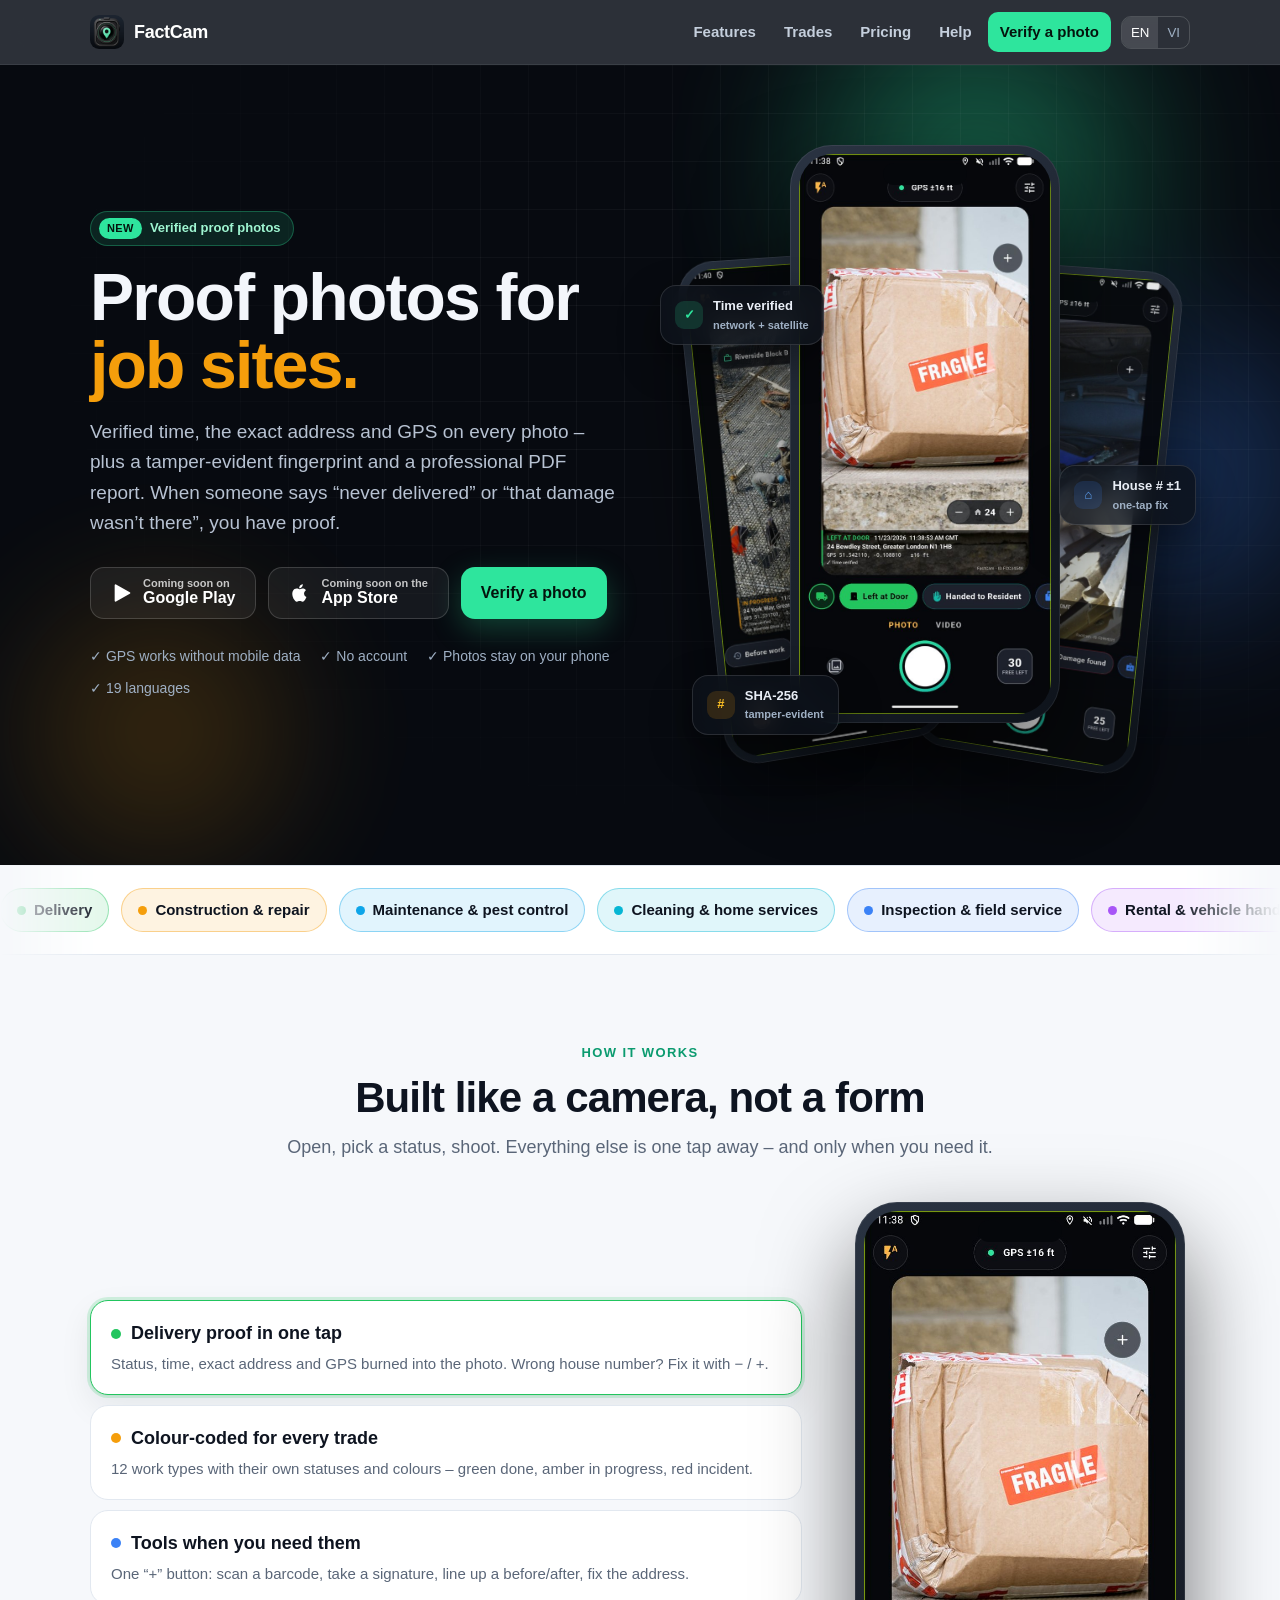
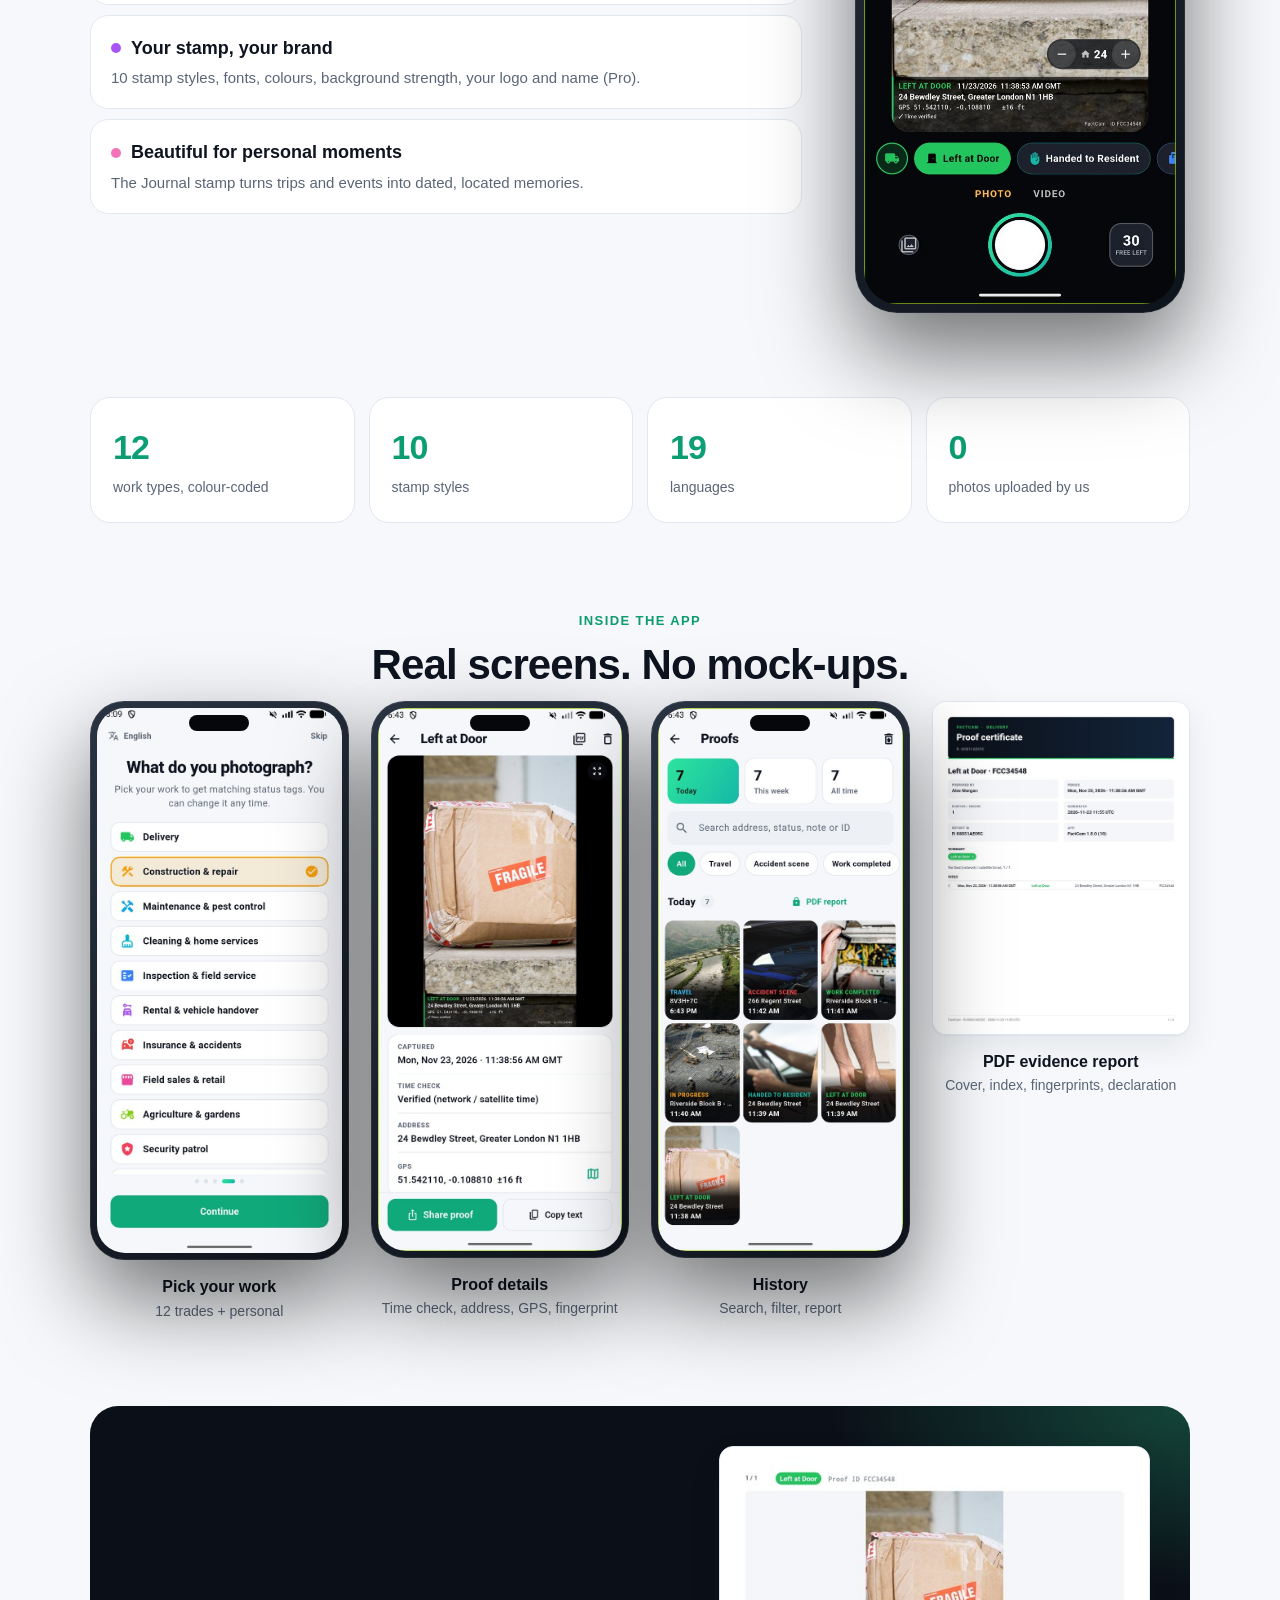
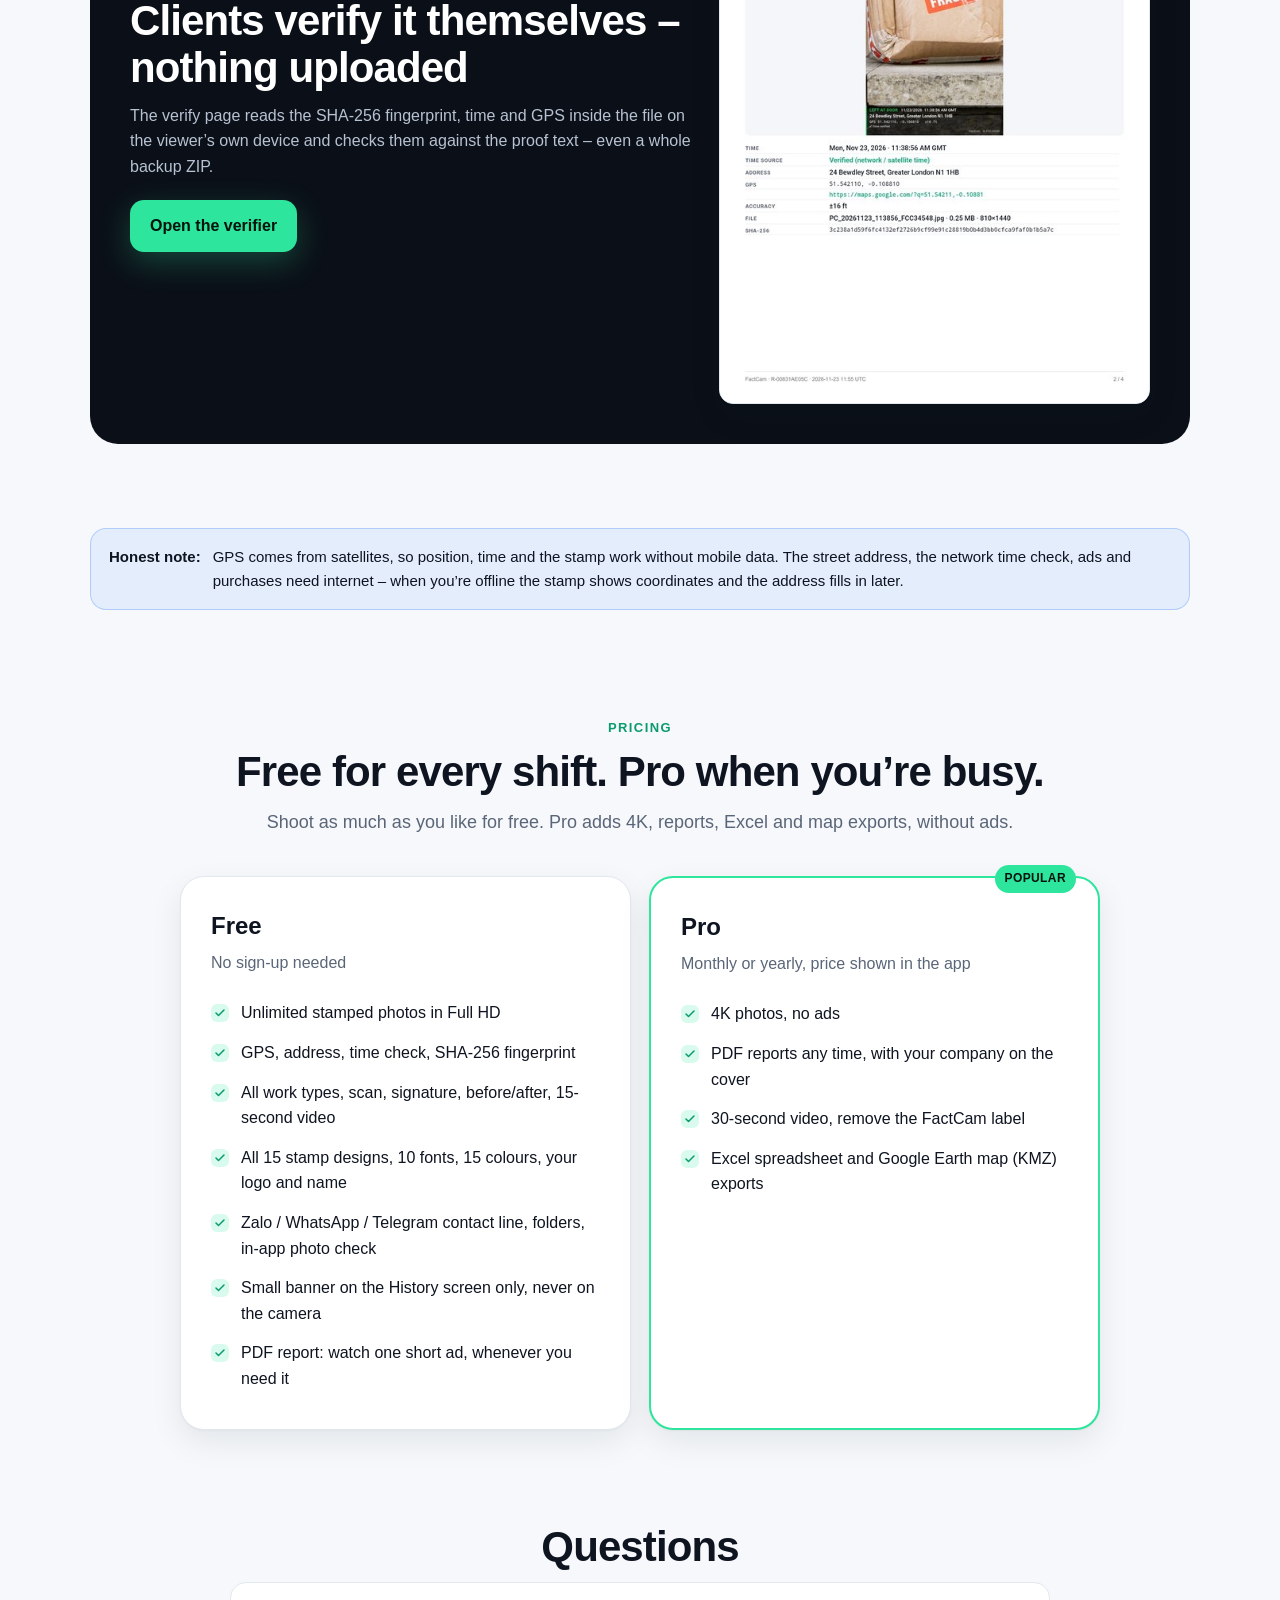
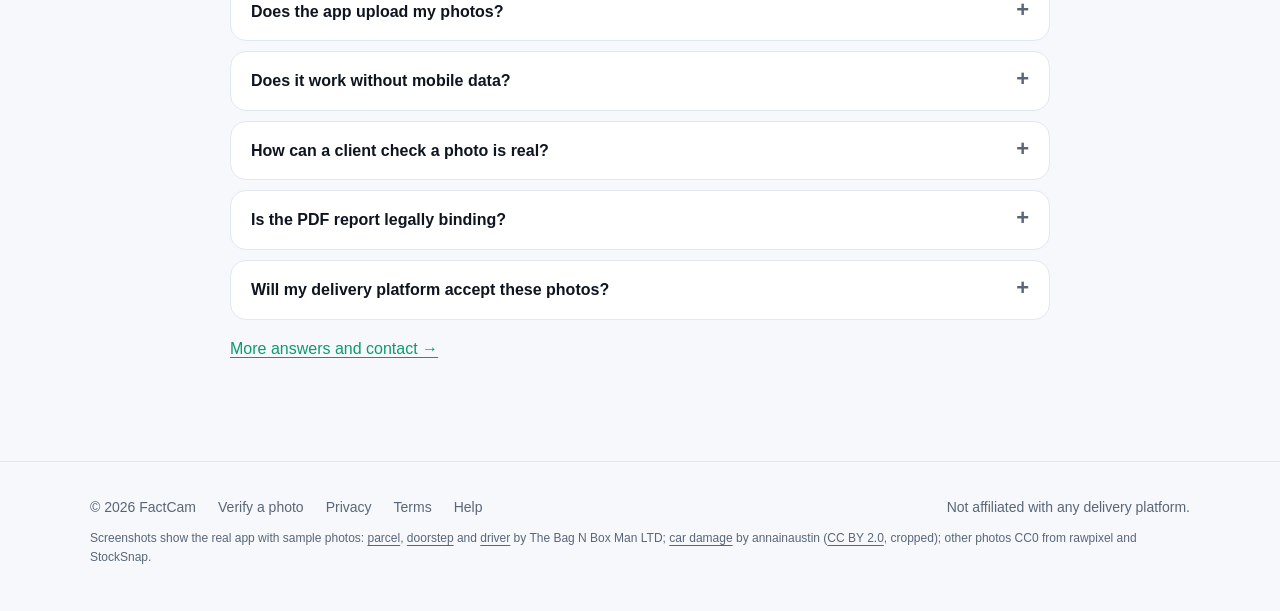
<file: index.html>
<!doctype html>
<html lang="en">
<head>
<meta charset="utf-8">
<meta name="viewport" content="width=device-width, initial-scale=1">
<title>FactCam – Verified Proof Photo Camera</title>
<meta name="description" content="Stamp every photo with verified time, exact address and GPS, plus a tamper-evident fingerprint. For deliveries, trades, inspections, patrols and personal moments. No account; photos stay on your phone.">
<meta property="og:title" content="FactCam – Verified Proof Photo Camera">
<meta property="og:description" content="Verified time, address and GPS on every photo. Professional PDF reports. Anyone can verify a photo in their browser.">
<meta property="og:image" content="assets/app-construction.jpg">
<meta name="theme-color" content="#070a10">
<link rel="icon" href="assets/favicon.png">
<link rel="apple-touch-icon" href="assets/apple-touch-icon.png">
<link rel="stylesheet" href="assets/style.css">
<link rel="stylesheet" href="assets/motion.css">
<script>document.documentElement.classList.add('js')</script>
<script src="assets/site.js" defer></script>
</head>
<body>
<header class="top">
  <div class="wrap">
    <a class="logo" href="./"><img src="assets/icon.png" alt="">FactCam</a>
    <nav class="nav">
      <a class="hide-sm" href="#how" data-i18n="nav.features">Features</a>
      <a class="hide-sm" href="#trades" data-i18n="nav.trades">Trades</a>
      <a class="hide-sm" href="#pricing" data-i18n="nav.pricing">Pricing</a>
      <a href="support/" data-i18n="nav.help">Help</a>
      <a class="cta" href="verify/" data-i18n="nav.verify">Verify a photo</a>
      <span class="lang" role="group" aria-label="Language"><button data-lang="en" aria-pressed="true">EN</button><button data-lang="vi" aria-pressed="false">VI</button></span>
    </nav>
  </div>
</header>

<main>
  <section class="hero2" style="padding:0">
    <div class="aurora" aria-hidden="true"><span></span><span></span><span></span></div>
    <div class="grid-bg" aria-hidden="true"></div>
    <div class="wrap">
      <div class="reveal">
        <span class="pill"><b>NEW</b><span data-i18n="hero.pill">Verified proof photos</span></span>
        <h1><span data-i18n="h2.a">Proof photos for</span><br>
          <span class="rotator" aria-live="polite">
            <b class="on" style="color:#2ee59d" data-i18n="r1">deliveries.</b>
            <b style="color:#f59e0b" data-i18n="r2">job sites.</b>
            <b style="color:#3b82f6" data-i18n="r3">inspections.</b>
            <b style="color:#f43f5e" data-i18n="r4">patrols.</b>
            <b style="color:#a855f7" data-i18n="r5">car rentals.</b>
            <b style="color:#f472b6" data-i18n="r6">your journeys.</b>
          </span>
        </h1>
        <p class="lead" data-i18n="hero.lead2">Verified time, the exact address and GPS on every photo – plus a tamper-evident fingerprint and a professional PDF report. When someone says “never delivered” or “that damage wasn’t there”, you have proof.</p>
        <div class="actions">
          <span class="btn ghost store"><svg class="i" viewBox="0 0 24 24" fill="currentColor"><path d="M4 3.5v17a1 1 0 0 0 1.5.9l15-8.5a1 1 0 0 0 0-1.8l-15-8.5A1 1 0 0 0 4 3.5Z"/></svg><span><small data-i18n="hero.play">Coming soon on</small>Google Play</span></span>
          <span class="btn ghost store"><svg class="i" viewBox="0 0 24 24" fill="currentColor"><path d="M16.4 12.6c0-2.4 2-3.6 2.1-3.7-1.1-1.7-2.9-1.9-3.5-1.9-1.5-.2-2.9.9-3.6.9-.8 0-1.900-.9-3.1-.8-1.6 0-3.1.9-3.9 2.4-1.7 2.9-.4 7.2 1.2 9.6.8 1.2 1.7 2.5 3 2.4 1.2 0 1.6-.8 3.1-.8s1.8.8 3.1.8c1.3 0 2.1-1.2 2.9-2.4.9-1.3 1.3-2.6 1.3-2.7 0 0-2.6-1-2.6-3.8ZM14 5.4c.7-.8 1.1-1.9 1-3-1 0-2.1.7-2.8 1.5-.6.7-1.2 1.8-1 2.9 1.1.1 2.1-.6 2.8-1.4Z"/></svg><span><small data-i18n="hero.ios">Coming soon on the</small>App Store</span></span>
          <a class="btn primary" href="verify/" data-i18n="hero.verify">Verify a photo</a>
        </div>
        <div class="trust">
          <span data-i18n="trust2.gps">✓ GPS works without mobile data</span>
          <span data-i18n="trust2.account">✓ No account</span>
          <span data-i18n="trust2.private">✓ Photos stay on your phone</span>
          <span data-i18n="trust2.lang">✓ 19 languages</span>
        </div>
      </div>
      <div class="stack reveal d2" aria-hidden="true">
        <div class="device d2"><img src="assets/app-construction.jpg" alt="" width="600" height="1333"></div>
        <div class="device d3"><img src="assets/app-insurance.jpg" alt="" width="600" height="1333"></div>
        <div class="device d1"><img src="assets/app-delivery.jpg" alt="" width="600" height="1333"></div>
        <div class="chip-float cf1"><i style="background:rgba(46,229,157,.16);color:#2ee59d">✓</i><span><span data-i18n="float.time">Time verified</span><small data-i18n="float.time2">network + satellite</small></span></div>
        <div class="chip-float cf2"><i style="background:rgba(59,130,246,.16);color:#60a5fa">⌂</i><span><span data-i18n="float.addr">House # ±1</span><small data-i18n="float.addr2">one-tap fix</small></span></div>
        <div class="chip-float cf3"><i style="background:rgba(245,158,11,.16);color:#fbbf24">#</i><span>SHA-256<small data-i18n="float.hash2">tamper-evident</small></span></div>
      </div>
    </div>
  </section>

  <div class="marquee" id="trades" aria-label="Trades">
    <div class="track">
      <span class="tag" style="--c:#22c55e" data-i18n="t1">Delivery</span>
      <span class="tag" style="--c:#f59e0b" data-i18n="t2">Construction & repair</span>
      <span class="tag" style="--c:#0ea5e9" data-i18n="t9">Maintenance & pest control</span>
      <span class="tag" style="--c:#06b6d4" data-i18n="t3">Cleaning & home services</span>
      <span class="tag" style="--c:#3b82f6" data-i18n="t4">Inspection & field service</span>
      <span class="tag" style="--c:#a855f7" data-i18n="t5">Rental & vehicle handover</span>
      <span class="tag" style="--c:#ef4444" data-i18n="t10">Insurance & accidents</span>
      <span class="tag" style="--c:#ec4899" data-i18n="t11">Field sales & retail</span>
      <span class="tag" style="--c:#84cc16" data-i18n="t12">Agriculture & gardens</span>
      <span class="tag" style="--c:#f43f5e" data-i18n="t6">Security patrol</span>
      <span class="tag" style="--c:#14b8a6" data-i18n="t7">Attendance</span>
      <span class="tag" style="--c:#f472b6" data-i18n="t13">Personal & travel</span>
    </div>
  </div>

  <section id="how">
    <div class="wrap">
      <div class="center reveal">
        <span class="eyebrow" data-i18n="how.eyebrow">How it works</span>
        <h2 data-i18n="how2.title">Built like a camera, not a form</h2>
        <p class="sub" data-i18n="how2.sub">Open, pick a status, shoot. Everything else is one tap away – and only when you need it.</p>
      </div>
      <div class="show">
        <div class="tabs" role="tablist">
          <button class="tab reveal" role="tab" aria-selected="true" style="--c:#22c55e" data-img="assets/app-delivery.jpg"><h3 data-i18n="s1t">Delivery proof in one tap</h3><p data-i18n="s1">Status, time, exact address and GPS burned into the photo. Wrong house number? Fix it with − / +.</p></button>
          <button class="tab reveal d1" role="tab" aria-selected="false" style="--c:#f59e0b" data-img="assets/app-construction.jpg"><h3 data-i18n="s2t">Colour-coded for every trade</h3><p data-i18n="s2">12 work types with their own statuses and colours – green done, amber in progress, red incident.</p></button>
          <button class="tab reveal d2" role="tab" aria-selected="false" style="--c:#3b82f6" data-img="assets/app-tools.jpg"><h3 data-i18n="s3t">Tools when you need them</h3><p data-i18n="s3">One “+” button: scan a barcode, take a signature, line up a before/after, fix the address.</p></button>
          <button class="tab reveal d3" role="tab" aria-selected="false" style="--c:#a855f7" data-img="assets/app-designer.jpg"><h3 data-i18n="s4t">Your stamp, your brand</h3><p data-i18n="s4">10 stamp styles, fonts, colours, background strength, your logo and name (Pro).</p></button>
          <button class="tab reveal d3" role="tab" aria-selected="false" style="--c:#f472b6" data-img="assets/app-personal.jpg"><h3 data-i18n="s5t">Beautiful for personal moments</h3><p data-i18n="s5">The Journal stamp turns trips and events into dated, located memories.</p></button>
        </div>
        <div class="screen reveal d1"><div class="device"><img id="showImg" src="assets/app-delivery.jpg" alt="App screen" width="600" height="1333"></div></div>
      </div>
    </div>
  </section>

  <section style="padding-top:0">
    <div class="wrap">
      <div class="stats reveal">
        <div class="stat"><b>12</b><span data-i18n="st1">work types, colour-coded</span></div>
        <div class="stat"><b>10</b><span data-i18n="st2">stamp styles</span></div>
        <div class="stat"><b>19</b><span data-i18n="st3">languages</span></div>
        <div class="stat"><b>0</b><span data-i18n="st4">photos uploaded by us</span></div>
      </div>
    </div>
  </section>

  <section style="padding-top:0">
    <div class="wrap">
      <div class="center reveal">
        <span class="eyebrow" data-i18n="gal.eyebrow">Inside the app</span>
        <h2 data-i18n="gal.title">Real screens. No mock-ups.</h2>
      </div>
      <div class="gallery">
        <figure class="reveal"><div class="device"><img src="assets/app-trades.jpg" alt="Choose your work" loading="lazy" width="600" height="1333"></div><figcaption><span data-i18n="g1">Pick your work</span><span data-i18n="g1s">12 trades + personal</span></figcaption></figure>
        <figure class="reveal d1"><div class="device"><img src="assets/app-detail.jpg" alt="Proof details" loading="lazy" width="600" height="1333"></div><figcaption><span data-i18n="g2">Proof details</span><span data-i18n="g2s">Time check, address, GPS, fingerprint</span></figcaption></figure>
        <figure class="reveal d2"><div class="device"><img src="assets/app-history.jpg" alt="History" loading="lazy" width="600" height="1333"></div><figcaption><span data-i18n="g3">History</span><span data-i18n="g3s">Search, filter, report</span></figcaption></figure>
        <figure class="reveal d3"><div class="paper"><img src="assets/shot-pdf.jpg" alt="PDF report" loading="lazy" width="540" height="699"></div><figcaption><span data-i18n="g4">PDF evidence report</span><span data-i18n="g4s">Cover, index, fingerprints, declaration</span></figcaption></figure>
      </div>
    </div>
  </section>

  <section style="padding-top:0">
    <div class="wrap">
      <div class="band reveal">
        <div>
          <h2 data-i18n="band.title">Clients verify it themselves – nothing uploaded</h2>
          <p data-i18n="band.text">The verify page reads the SHA-256 fingerprint, time and GPS inside the file on the viewer’s own device and checks them against the proof text – even a whole backup ZIP.</p>
          <a class="btn primary" href="verify/" data-i18n="band.cta">Open the verifier</a>
        </div>
        <div class="paper"><img src="assets/shot-detail.jpg" alt="Proof page" loading="lazy" width="540" height="699"></div>
      </div>
    </div>
  </section>

  <section style="padding-top:0">
    <div class="wrap reveal">
      <div class="honest"><b data-i18n="hn.t">Honest note:</b><span data-i18n="hn.b">GPS comes from satellites, so position, time and the stamp work without mobile data. The street address, the network time check, ads and purchases need internet – when you’re offline the stamp shows coordinates and the address fills in later.</span></div>
    </div>
  </section>

  <section id="pricing" style="padding-top:20px">
    <div class="wrap center">
      <span class="eyebrow reveal" data-i18n="price.eyebrow">Pricing</span>
      <h2 class="reveal" data-i18n="price.title">Free for every shift. Pro when you’re busy.</h2>
      <p class="sub reveal" data-i18n="price.sub2">Shoot as much as you like for free. Pro adds 4K, reports, Excel and map exports, without ads.</p>
      <div class="plans" style="text-align:left">
        <div class="plan reveal">
          <h3 data-i18n="free.title">Free</h3>
          <p class="muted" style="margin:0" data-i18n="free.sub">No sign-up needed</p>
          <ul>
            <li data-i18n="free.1b">Unlimited stamped photos in Full HD</li>
            <li data-i18n="free.2b">GPS, address, time check, SHA-256 fingerprint</li>
            <li data-i18n="free.3b">All work types, scan, signature, before/after, 15-second video</li>
            <li data-i18n="free.5c">All 15 stamp designs, 10 fonts, 15 colours, your logo and name</li>
            <li data-i18n="free.7">Zalo / WhatsApp / Telegram contact line, folders, in-app photo check</li>
            <li data-i18n="free.4">Small banner on the History screen only, never on the camera</li>
            <li data-i18n="free.6">PDF report: watch one short ad, whenever you need it</li>
          </ul>
        </div>
        <div class="plan pro reveal d1" data-badge="POPULAR">
          <h3 data-i18n="pro.title">Pro</h3>
          <p class="muted" style="margin:0" data-i18n="pro.sub">Monthly or yearly, price shown in the app</p>
          <ul>
            <li data-i18n="pro.1b">4K photos, no ads</li>
            <li data-i18n="pro.2b">PDF reports any time, with your company on the cover</li>
            <li data-i18n="pro.3b">30-second video, remove the FactCam label</li>
            <li data-i18n="pro.4c">Excel spreadsheet and Google Earth map (KMZ) exports</li>
          </ul>
        </div>
      </div>
    </div>
  </section>

  <section style="padding-top:0">
    <div class="wrap">
      <h2 class="center reveal" data-i18n="faq.title">Questions</h2>
      <div class="faq">
        <details class="reveal"><summary data-i18n="q1">Does the app upload my photos?</summary><span data-i18n="a1">No. Photos, locations and settings stay on your phone. See the privacy policy.</span></details>
        <details class="reveal"><summary data-i18n="q2b">Does it work without mobile data?</summary><span data-i18n="a2b">GPS, time and the stamp work without data, because GPS uses satellites. The street address and the network time check need internet; offline, coordinates are stamped and the address appears once you’re connected.</span></details>
        <details class="reveal"><summary data-i18n="q3">How can a client check a photo is real?</summary><span data-i18n="a3">Send the original file and the proof text. They open the verify page and drop the file in – it shows whether it matches, plus the time and GPS stored in the photo.</span></details>
        <details class="reveal"><summary data-i18n="q5">Is the PDF report legally binding?</summary><span data-i18n="a5">It is strong supporting evidence – every photo has a fingerprint anyone can check, and you can sign the declaration page – but no app can make a document legally binding on its own. Ask the platform, insurer or court what they accept.</span></details>
        <details class="reveal"><summary data-i18n="q4">Will my delivery platform accept these photos?</summary><span data-i18n="a4">The app makes your photo clearer and harder to dispute, but each platform decides its own cases. Always follow your platform’s photo rules too.</span></details>
        <p><a href="support/" data-i18n="more">More answers and contact →</a></p>
      </div>
    </div>
  </section>
</main>

<footer>
  <div class="wrap">
    <span>© 2026 FactCam</span>
    <a href="verify/" data-i18n="nav.verify">Verify a photo</a>
    <a href="privacy/" data-i18n="nav.privacy">Privacy</a>
    <a href="terms/" data-i18n="nav.terms">Terms</a>
    <a href="support/" data-i18n="nav.help">Help</a>
    <span class="sp" data-i18n="foot.na">Not affiliated with any delivery platform.</span>
  </div>
  <p class="wrap credits"><span data-i18n="foot.photos">Screenshots show the real app with sample photos:</span>
    <a href="https://www.flickr.com/photos/195311218@N08/52159853896" rel="noopener">parcel</a>,
    <a href="https://www.flickr.com/photos/195311218@N08/52159853681" rel="noopener">doorstep</a> and
    <a href="https://www.flickr.com/photos/195311218@N08/52158833237" rel="noopener">driver</a> by The Bag N Box Man LTD;
    <a href="https://www.flickr.com/photos/23349893@N08/8905430683" rel="noopener">car damage</a> by annainaustin
    (<a href="https://creativecommons.org/licenses/by/2.0/" rel="noopener">CC BY 2.0</a>, cropped);
    other photos CC0 from rawpixel and StockSnap.</p>
</footer>
<script>
(() => {
  const io = 'IntersectionObserver' in window ? new IntersectionObserver((es) => es.forEach((e) => {
    if (e.isIntersecting) { e.target.classList.add('in'); io.unobserve(e.target); }
  }), { threshold: 0.12 }) : null;
  document.querySelectorAll('.reveal').forEach((el) => io ? io.observe(el) : el.classList.add('in'));
  const reduce = matchMedia('(prefers-reduced-motion: reduce)').matches;
  const words = [...document.querySelectorAll('.rotator b')];
  let i = 0;
  if (words.length && !reduce) {
    setInterval(() => {
      const cur = words[i]; i = (i + 1) % words.length; const next = words[i];
      cur.classList.remove('on'); cur.classList.add('out');
      setTimeout(() => cur.classList.remove('out'), 500);
      next.classList.add('on');
    }, 2200);
  }
  const track = document.querySelector('.marquee .track');
  if (track) track.innerHTML += track.innerHTML;
  const img = document.getElementById('showImg');
  const tabs = [...document.querySelectorAll('.tab')];
  let auto = null;
  function select(t) {
    tabs.forEach((x) => x.setAttribute('aria-selected', String(x === t)));
    if (img.getAttribute('src') === t.dataset.img) return;
    img.classList.add('swap');
    setTimeout(() => { img.onload = () => img.classList.remove('swap'); img.src = t.dataset.img; }, 250);
  }
  tabs.forEach((t) => t.addEventListener('click', () => { clearInterval(auto); select(t); }));
  if (tabs.length && !reduce) {
    let k = 0; auto = setInterval(() => { k = (k + 1) % tabs.length; select(tabs[k]); }, 4500);
  }
  tabs.forEach((t) => { const p = new Image(); p.src = t.dataset.img; });
  document.addEventListener('langchange', (e) => {
    const p = document.querySelector('.plan.pro');
    if (p) p.dataset.badge = e.detail === 'vi' ? 'PHỔ BIẾN' : 'POPULAR';
  });
})();
</script>
</body>
</html>
</file>
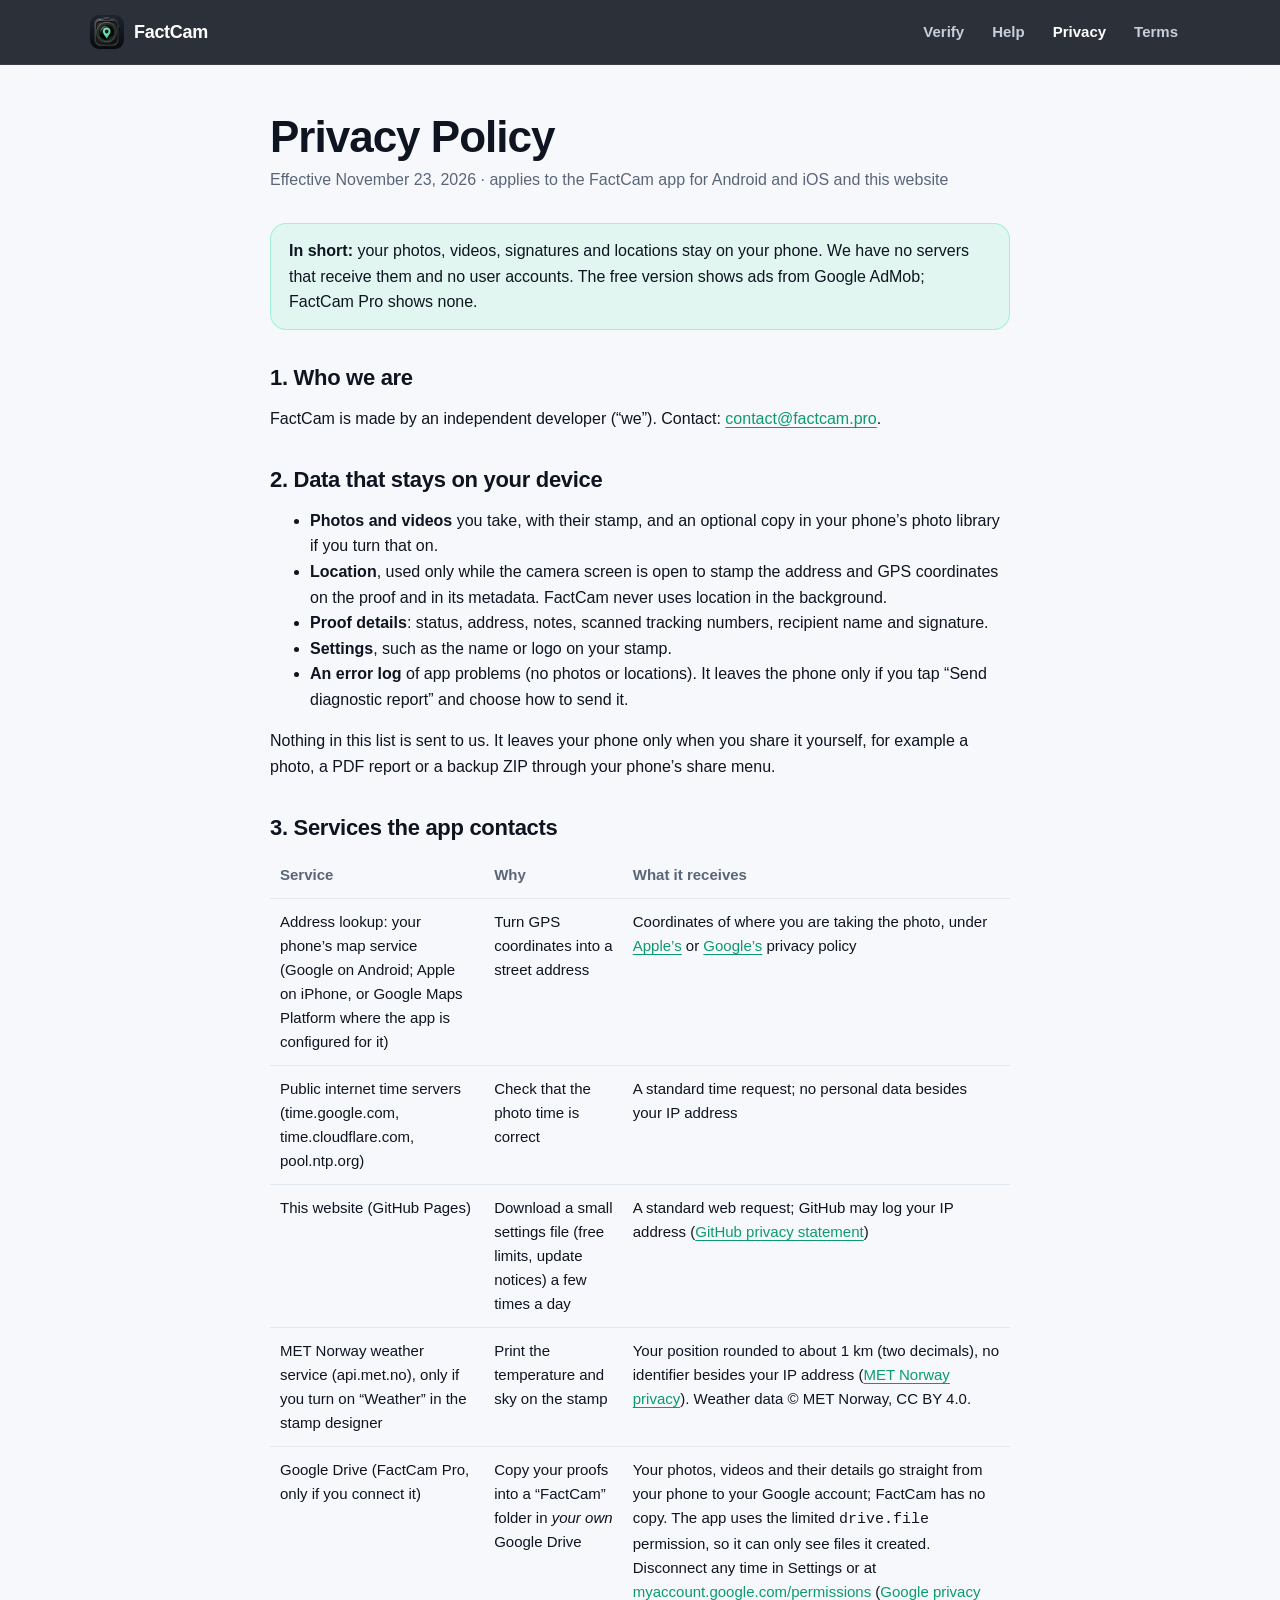
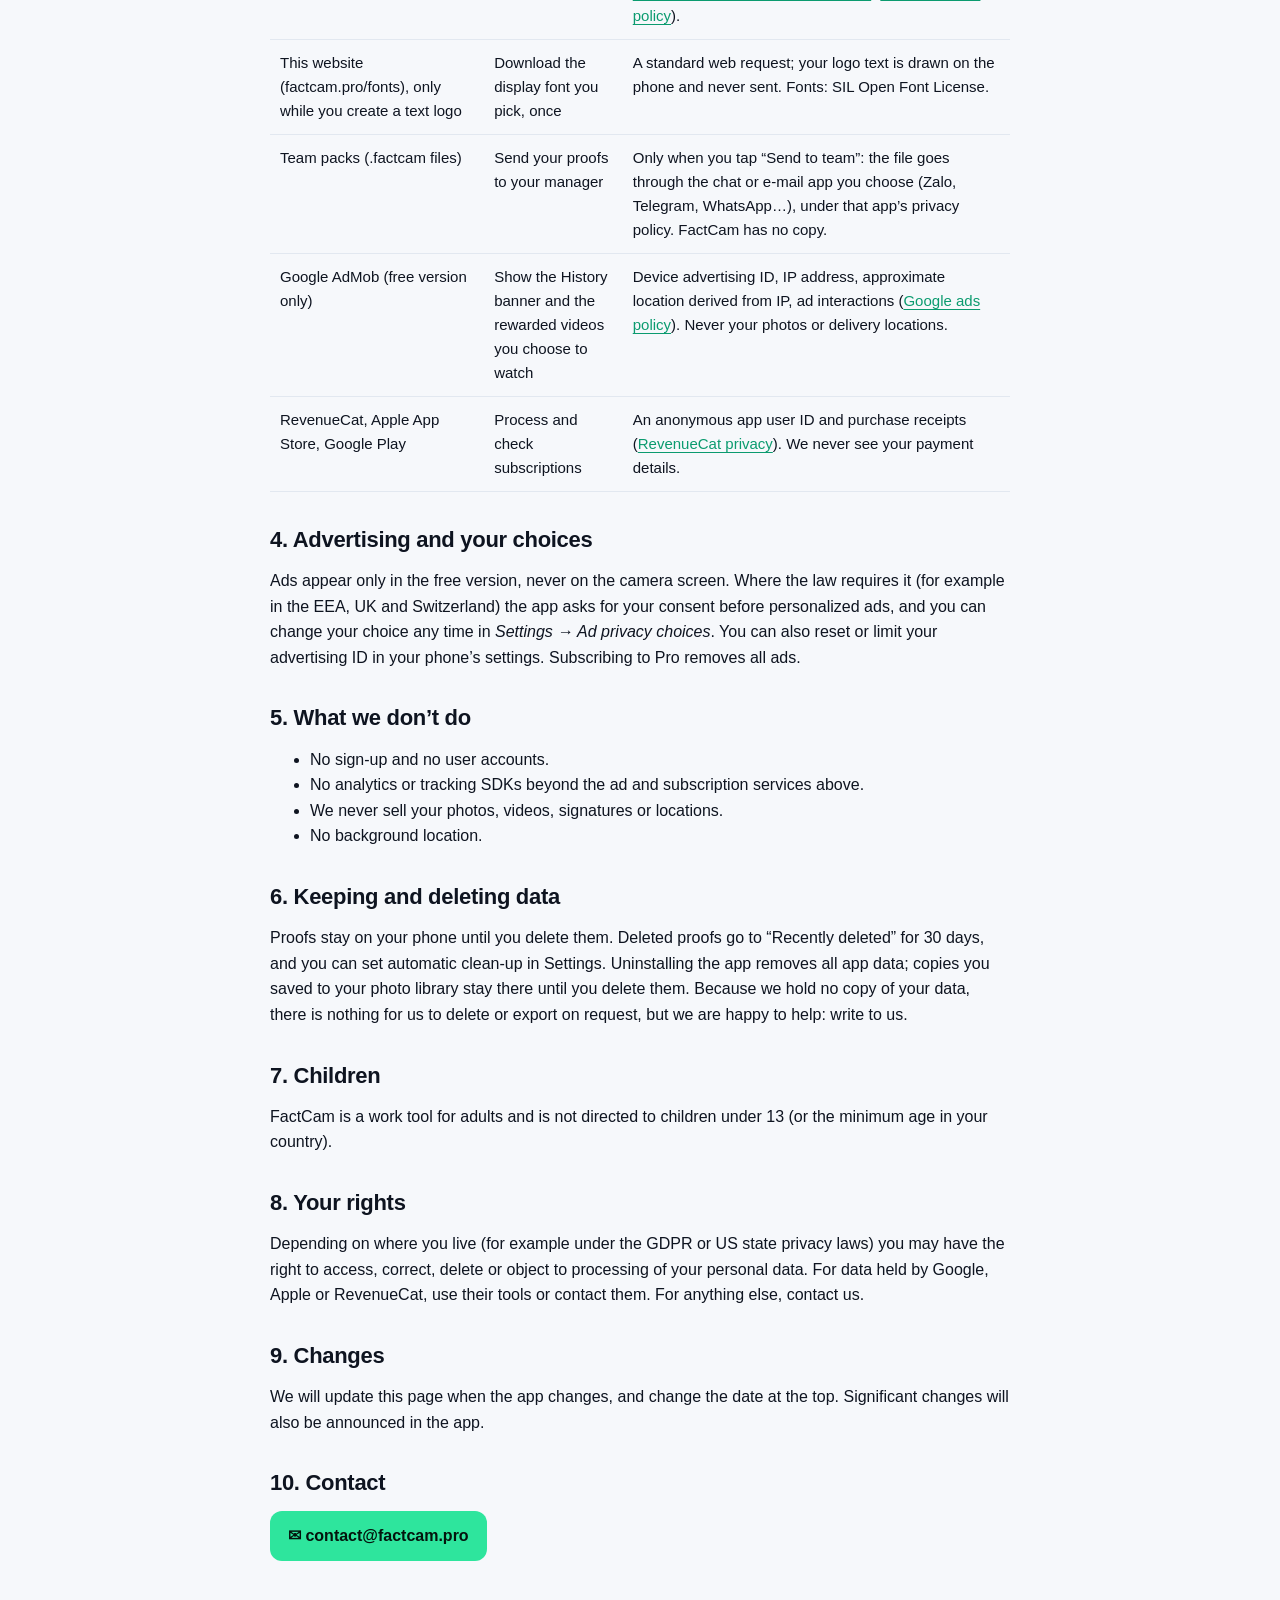
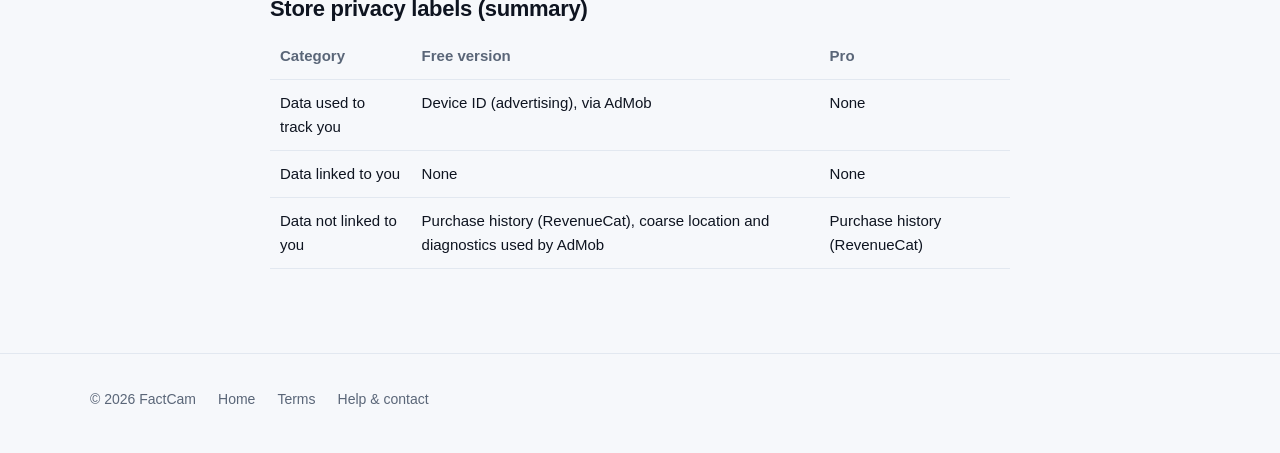
<file: privacy/index.html>
<!doctype html>
<html lang="en">
<head>
<meta charset="utf-8">
<meta name="viewport" content="width=device-width, initial-scale=1">
<title>Privacy Policy – FactCam</title>
<meta name="description" content="FactCam keeps your photos and locations on your phone. What the app processes, what partners receive, and your choices.">
<meta name="theme-color" content="#0a0d14">
<link rel="icon" href="../assets/favicon.png">
<link rel="stylesheet" href="../assets/style.css">
</head>
<body>
<header class="top">
  <div class="wrap">
    <a class="logo" href="../"><img src="../assets/icon.png" alt="">FactCam</a>
    <nav class="nav">
      <a href="../verify/">Verify</a>
      <a href="../support/">Help</a>
      <a href="./" aria-current="page">Privacy</a>
      <a href="../terms/">Terms</a>
    </nav>
  </div>
</header>

<main class="wrap doc">
  <h1>Privacy Policy</h1>
  <p class="meta">Effective November 23, 2026 · applies to the FactCam app for Android and iOS and this website</p>

  <p class="note"><strong>In short:</strong> your photos, videos, signatures and locations stay on your phone. We have no servers that receive them and no user accounts. The free version shows ads from Google AdMob; FactCam Pro shows none.</p>

  <h2>1. Who we are</h2>
  <p>FactCam is made by an independent developer (“we”). Contact: <a href="mailto:contact@factcam.pro">contact@factcam.pro</a>.</p>

  <h2>2. Data that stays on your device</h2>
  <ul>
    <li><strong>Photos and videos</strong> you take, with their stamp, and an optional copy in your phone’s photo library if you turn that on.</li>
    <li><strong>Location</strong>, used only while the camera screen is open to stamp the address and GPS coordinates on the proof and in its metadata. FactCam never uses location in the background.</li>
    <li><strong>Proof details</strong>: status, address, notes, scanned tracking numbers, recipient name and signature.</li>
    <li><strong>Settings</strong>, such as the name or logo on your stamp.</li>
    <li><strong>An error log</strong> of app problems (no photos or locations). It leaves the phone only if you tap “Send diagnostic report” and choose how to send it.</li>
  </ul>
  <p>Nothing in this list is sent to us. It leaves your phone only when you share it yourself, for example a photo, a PDF report or a backup ZIP through your phone’s share menu.</p>

  <h2>3. Services the app contacts</h2>
  <table>
    <tr><th>Service</th><th>Why</th><th>What it receives</th></tr>
    <tr><td>Address lookup: your phone’s map service (Google on Android; Apple on iPhone, or Google Maps Platform where the app is configured for it)</td><td>Turn GPS coordinates into a street address</td><td>Coordinates of where you are taking the photo, under <a href="https://www.apple.com/legal/privacy/">Apple’s</a> or <a href="https://policies.google.com/privacy">Google’s</a> privacy policy</td></tr>
    <tr><td>Public internet time servers (time.google.com, time.cloudflare.com, pool.ntp.org)</td><td>Check that the photo time is correct</td><td>A standard time request; no personal data besides your IP address</td></tr>
    <tr><td>This website (GitHub Pages)</td><td>Download a small settings file (free limits, update notices) a few times a day</td><td>A standard web request; GitHub may log your IP address (<a href="https://docs.github.com/en/site-policy/privacy-policies/github-general-privacy-statement">GitHub privacy statement</a>)</td></tr>
    <tr><td>MET Norway weather service (api.met.no), only if you turn on “Weather” in the stamp designer</td><td>Print the temperature and sky on the stamp</td><td>Your position rounded to about 1 km (two decimals), no identifier besides your IP address (<a href="https://www.met.no/en/About-us/privacy">MET Norway privacy</a>). Weather data © MET Norway, CC BY 4.0.</td></tr>
    <tr><td>Google Drive (FactCam Pro, only if you connect it)</td><td>Copy your proofs into a “FactCam” folder in <em>your own</em> Google Drive</td><td>Your photos, videos and their details go straight from your phone to your Google account; FactCam has no copy. The app uses the limited <code>drive.file</code> permission, so it can only see files it created. Disconnect any time in Settings or at <a href="https://myaccount.google.com/permissions">myaccount.google.com/permissions</a> (<a href="https://policies.google.com/privacy">Google privacy policy</a>).</td></tr>
    <tr><td>This website (factcam.pro/fonts), only while you create a text logo</td><td>Download the display font you pick, once</td><td>A standard web request; your logo text is drawn on the phone and never sent. Fonts: SIL Open Font License.</td></tr>
    <tr><td>Team packs (.factcam files)</td><td>Send your proofs to your manager</td><td>Only when you tap “Send to team”: the file goes through the chat or e-mail app you choose (Zalo, Telegram, WhatsApp…), under that app’s privacy policy. FactCam has no copy.</td></tr>
    <tr><td>Google AdMob (free version only)</td><td>Show the History banner and the rewarded videos you choose to watch</td><td>Device advertising ID, IP address, approximate location derived from IP, ad interactions (<a href="https://policies.google.com/technologies/ads">Google ads policy</a>). Never your photos or delivery locations.</td></tr>
    <tr><td>RevenueCat, Apple App Store, Google Play</td><td>Process and check subscriptions</td><td>An anonymous app user ID and purchase receipts (<a href="https://www.revenuecat.com/privacy">RevenueCat privacy</a>). We never see your payment details.</td></tr>
  </table>

  <h2>4. Advertising and your choices</h2>
  <p>Ads appear only in the free version, never on the camera screen. Where the law requires it (for example in the EEA, UK and Switzerland) the app asks for your consent before personalized ads, and you can change your choice any time in <em>Settings → Ad privacy choices</em>. You can also reset or limit your advertising ID in your phone’s settings. Subscribing to Pro removes all ads.</p>

  <h2>5. What we don’t do</h2>
  <ul>
    <li>No sign-up and no user accounts.</li>
    <li>No analytics or tracking SDKs beyond the ad and subscription services above.</li>
    <li>We never sell your photos, videos, signatures or locations.</li>
    <li>No background location.</li>
  </ul>

  <h2>6. Keeping and deleting data</h2>
  <p>Proofs stay on your phone until you delete them. Deleted proofs go to “Recently deleted” for 30 days, and you can set automatic clean-up in Settings. Uninstalling the app removes all app data; copies you saved to your photo library stay there until you delete them. Because we hold no copy of your data, there is nothing for us to delete or export on request, but we are happy to help: write to us.</p>

  <h2>7. Children</h2>
  <p>FactCam is a work tool for adults and is not directed to children under 13 (or the minimum age in your country).</p>

  <h2>8. Your rights</h2>
  <p>Depending on where you live (for example under the GDPR or US state privacy laws) you may have the right to access, correct, delete or object to processing of your personal data. For data held by Google, Apple or RevenueCat, use their tools or contact them. For anything else, contact us.</p>

  <h2>9. Changes</h2>
  <p>We will update this page when the app changes, and change the date at the top. Significant changes will also be announced in the app.</p>

  <h2>10. Contact</h2>
  <p><a class="contact" href="mailto:contact@factcam.pro">✉ contact@factcam.pro</a></p>

  <h2>Store privacy labels (summary)</h2>
  <table>
    <tr><th>Category</th><th>Free version</th><th>Pro</th></tr>
    <tr><td>Data used to track you</td><td>Device ID (advertising), via AdMob</td><td>None</td></tr>
    <tr><td>Data linked to you</td><td>None</td><td>None</td></tr>
    <tr><td>Data not linked to you</td><td>Purchase history (RevenueCat), coarse location and diagnostics used by AdMob</td><td>Purchase history (RevenueCat)</td></tr>
  </table>
</main>

<footer>
  <div class="wrap">
    <span>© 2026 FactCam</span>
    <a href="../">Home</a>
    <a href="../terms/">Terms</a>
    <a href="../support/">Help &amp; contact</a>
  </div>
</footer>
</body>
</html>
</file>
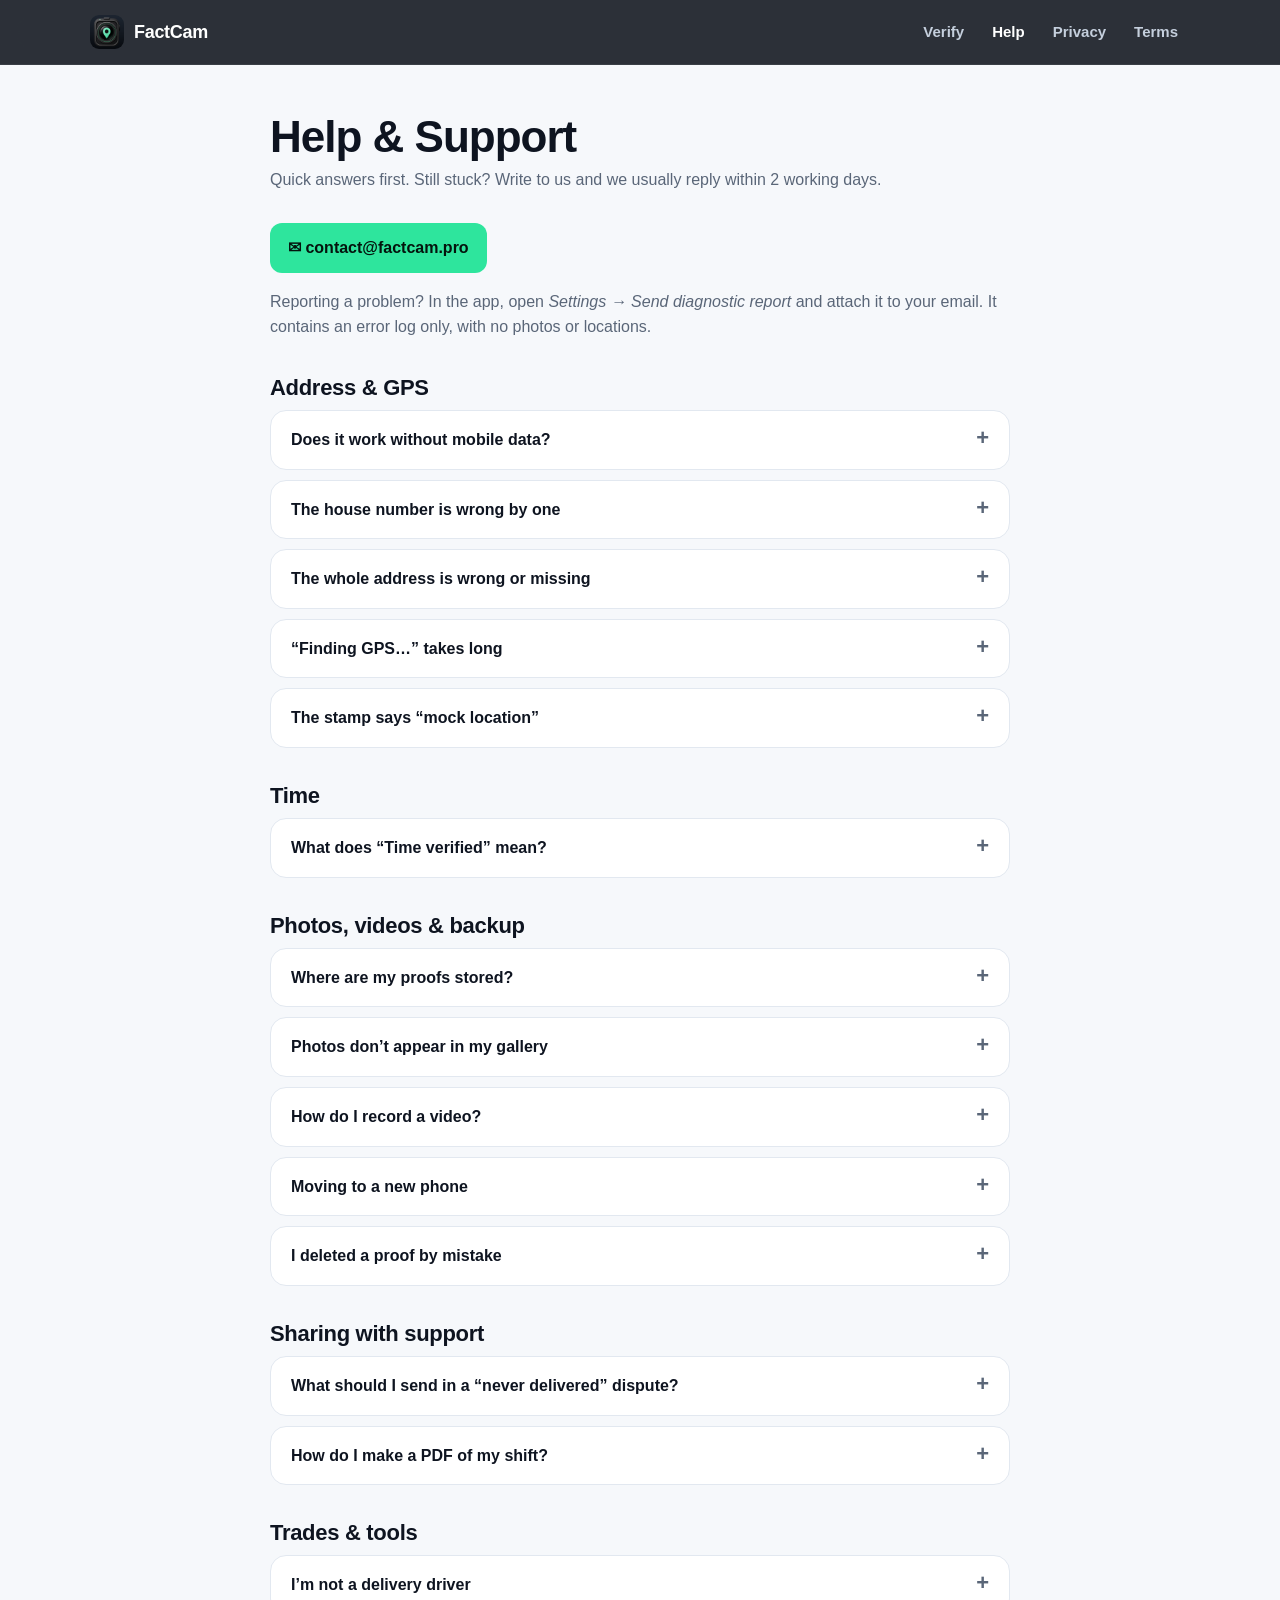
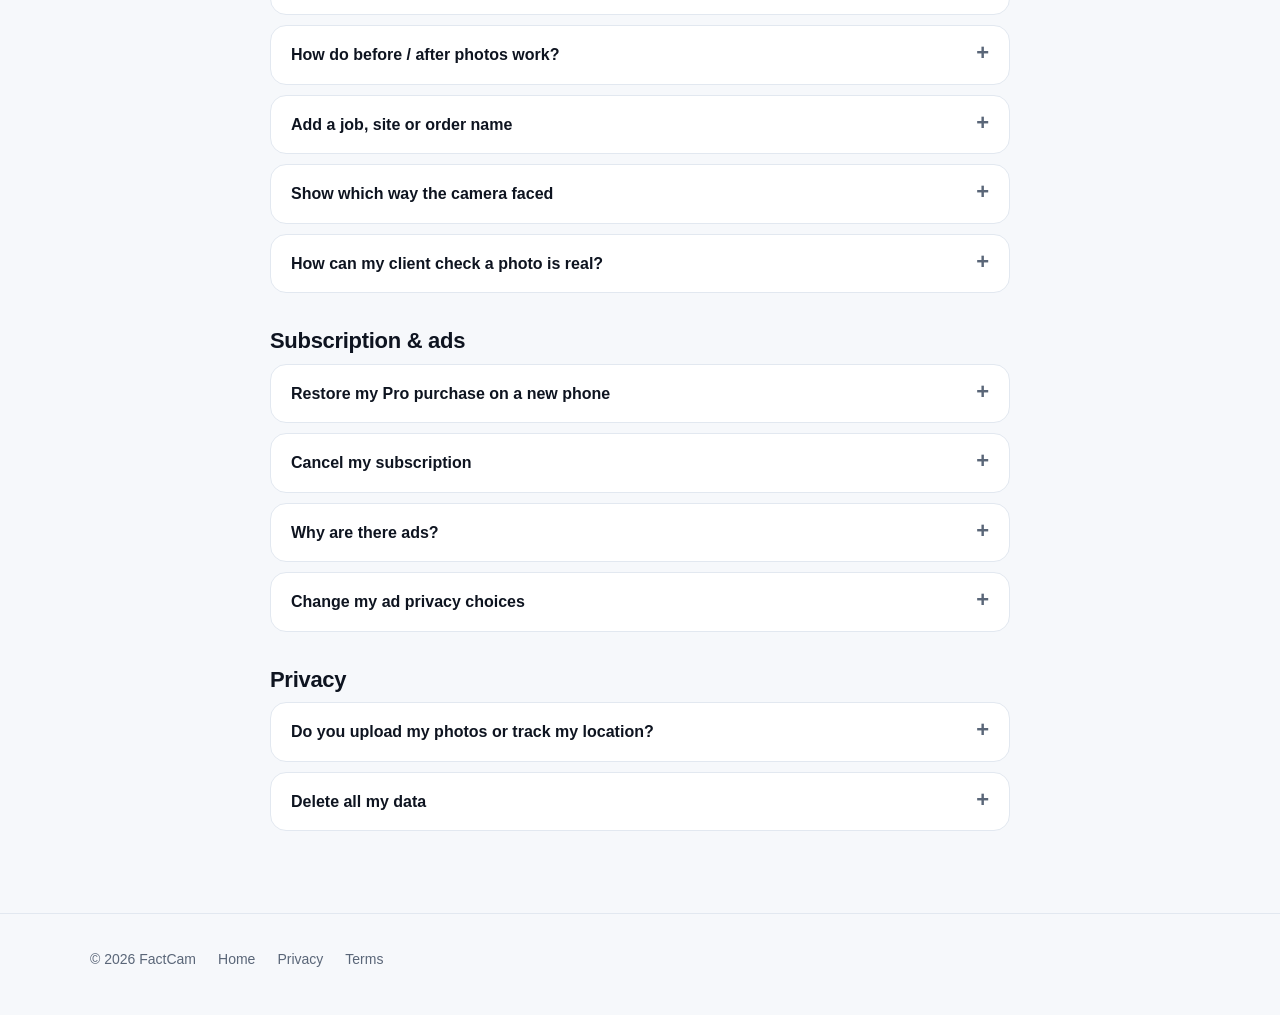
<file: support/index.html>
<!doctype html>
<html lang="en">
<head>
<meta charset="utf-8">
<meta name="viewport" content="width=device-width, initial-scale=1">
<title>Help &amp; Support – FactCam</title>
<meta name="description" content="Answers to common FactCam questions and how to contact support.">
<meta name="theme-color" content="#0a0d14">
<link rel="icon" href="../assets/favicon.png">
<link rel="stylesheet" href="../assets/style.css">
</head>
<body>
<header class="top">
  <div class="wrap">
    <a class="logo" href="../"><img src="../assets/icon.png" alt="">FactCam</a>
    <nav class="nav">
      <a href="../verify/">Verify</a>
      <a href="./" aria-current="page">Help</a>
      <a href="../privacy/">Privacy</a>
      <a href="../terms/">Terms</a>
    </nav>
  </div>
</header>

<main class="wrap doc">
  <h1>Help &amp; Support</h1>
  <p class="meta">Quick answers first. Still stuck? Write to us and we usually reply within 2 working days.</p>

  <p><a class="contact" href="mailto:contact@factcam.pro?subject=FactCam%20support">✉ contact@factcam.pro</a></p>
  <p style="color:var(--muted)">Reporting a problem? In the app, open <em>Settings → Send diagnostic report</em> and attach it to your email. It contains an error log only, with no photos or locations.</p>

  <h2>Address &amp; GPS</h2>
  <details><summary>Does it work without mobile data?</summary>Yes for GPS, time and the stamp: GPS uses satellites, not mobile data. The street address (looked up by Apple or Google), the network time check, ads and purchases need internet. Offline, the coordinates are stamped and the address fills in once you are connected. Underground or indoors without sky view GPS can be weak – step outside for a few seconds.</details>
  <details><summary>The house number is wrong by one</summary>Tap <strong>−1</strong> or <strong>+1</strong> above the stamp. The fix is kept for this stop and cleared automatically once you move about 40 m away.</details>
  <details><summary>The whole address is wrong or missing</summary>Tap the address or the pencil to type it. Coordinates are always stamped, even when there is no address (no signal, rural roads). The proof records that the address was edited by hand.</details>
  <details><summary>“Finding GPS…” takes long</summary>Step outside or near a window for a few seconds. Turn on Location (and on Android, Google Location Accuracy if offered). Indoors and in garages GPS can be off by 20–50 m; the stamp shows the accuracy (±).</details>
  <details><summary>The stamp says “mock location”</summary>A fake-GPS app is active on your phone. Turn it off in Developer options; platforms reject such proofs.</details>

  <h2>Time</h2>
  <details><summary>What does “Time verified” mean?</summary>FactCam compared your phone clock with internet time servers or satellite time. If your phone clock is wrong, the stamp still shows the correct time.</details>

  <h2>Photos, videos &amp; backup</h2>
  <details><summary>Where are my proofs stored?</summary>Inside the app (History). Turn on <em>Save to Photos</em> in Settings to also keep a copy in your gallery.</details>
  <details><summary>Photos don’t appear in my gallery</summary>Allow FactCam to add photos: Android Settings → Apps → FactCam → Permissions, or iPhone Settings → FactCam → Photos → “Add Photos Only”.</details>
  <details><summary>How do I record a video?</summary>Hold the shutter button, or switch to VIDEO. Free: up to 15 seconds; Pro: 30 seconds.</details>
  <details><summary>Moving to a new phone</summary>Settings → <em>Export all</em> creates a ZIP with every proof, signatures and a CSV list. Save it to your cloud drive or computer.</details>
  <details><summary>I deleted a proof by mistake</summary>Settings → <em>Recently deleted</em>. Proofs stay there for 30 days.</details>

  <h2>Sharing with support</h2>
  <details><summary>What should I send in a “never delivered” dispute?</summary>Open the proof → <strong>Copy text</strong> and paste it into the support chat, then attach the photo with <strong>Share proof</strong>. The text includes time, address, GPS with a map link, and the proof ID.</details>
  <details><summary>How do I make a PDF of my shift?</summary>History → <em>PDF report</em> next to a day. Pro users can create reports any time; free users can unlock a report by watching a short ad.</details>

  <h2>Trades &amp; tools</h2>
  <details><summary>I’m not a delivery driver</summary>Tap the round coloured button left of the status chips and pick one of 12 work types: delivery, construction &amp; repair, maintenance &amp; pest control, cleaning, inspection, rental &amp; vehicle handover, insurance &amp; accidents, field sales &amp; retail, agriculture, security patrol, attendance or personal &amp; travel. You get matching status tags and tools; you can switch any time.</details>
  <details><summary>How do before / after photos work?</summary>Take the “before” photo. When the work is done, tap the before/after button next to the viewfinder and pick that photo: it appears faded over the camera so you can line up the same angle. The new photo is linked to it, and the proof screen can share both side by side.</details>
  <details><summary>Add a job, site or order name</summary>Tap the work-type pill and type a job / site name. It is stamped on every photo until you clear it, and you can search History by it.</details>
  <details><summary>Show which way the camera faced</summary>Settings → <em>Compass direction</em>. Keep the phone away from metal and magnets for an accurate reading.</details>
  <details><summary>How can my client check a photo is real?</summary>Send the original file plus the proof text, and point them to the <a href="../verify/">verify page</a>. It runs in their browser and uploads nothing.</details>

  <h2>Subscription &amp; ads</h2>
  <details><summary>Restore my Pro purchase on a new phone</summary>Use the same Apple ID / Google account, open the Pro screen and tap <em>Restore purchases</em>.</details>
  <details><summary>Cancel my subscription</summary>iPhone: Settings → your name → Subscriptions. Android: Play Store → profile → Payments &amp; subscriptions. Or in the app: Settings → <em>Manage subscription</em>.</details>
  <details><summary>Why are there ads?</summary>Ads keep the free version free. They never appear on the camera screen or while you shoot. Pro removes them all.</details>
  <details><summary>Change my ad privacy choices</summary>Settings → <em>Ad privacy choices</em> (shown where required by law).</details>

  <h2>Privacy</h2>
  <details><summary>Do you upload my photos or track my location?</summary>No. Everything stays on your phone, and location is used only while the camera is open. See the <a href="../privacy/">Privacy Policy</a>.</details>
  <details><summary>Delete all my data</summary>Delete proofs in History, or uninstall the app. We keep no copy.</details>
</main>

<footer>
  <div class="wrap">
    <span>© 2026 FactCam</span>
    <a href="../">Home</a>
    <a href="../privacy/">Privacy</a>
    <a href="../terms/">Terms</a>
  </div>
</footer>
</body>
</html>
</file>
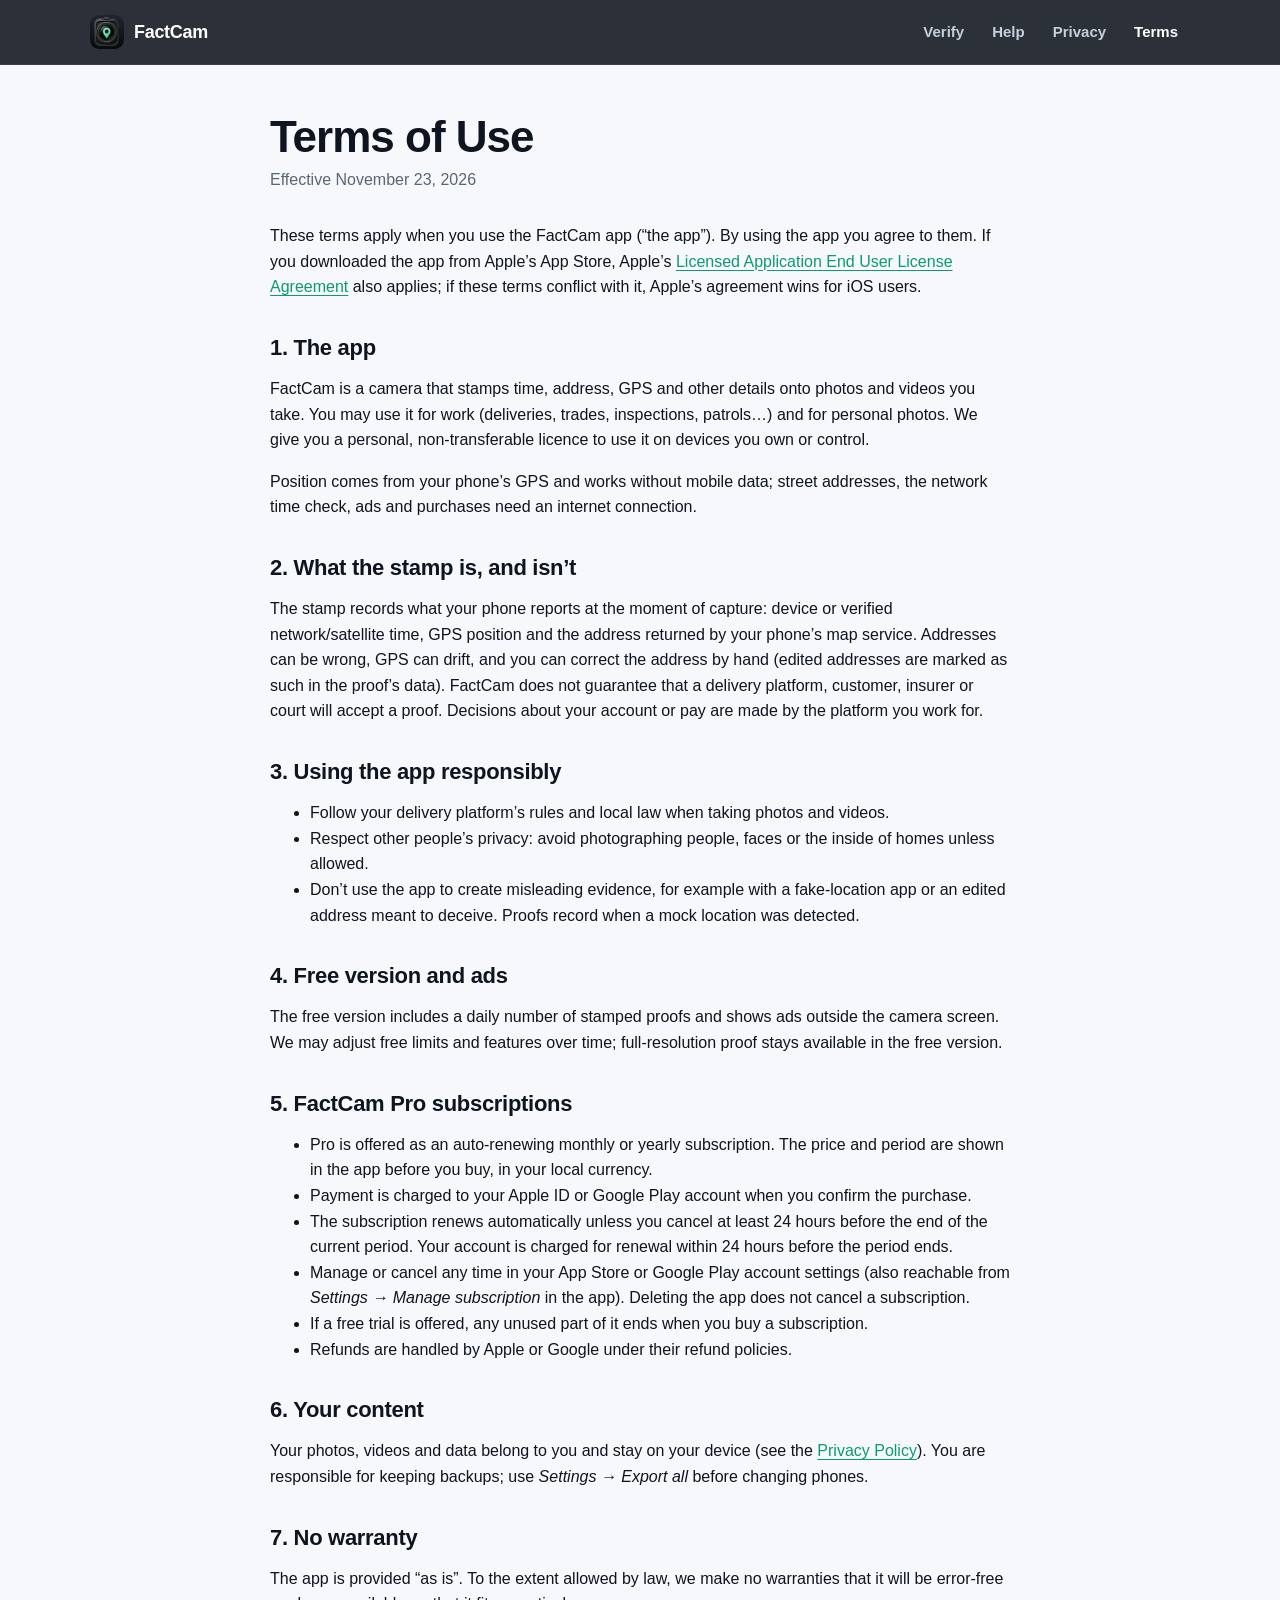
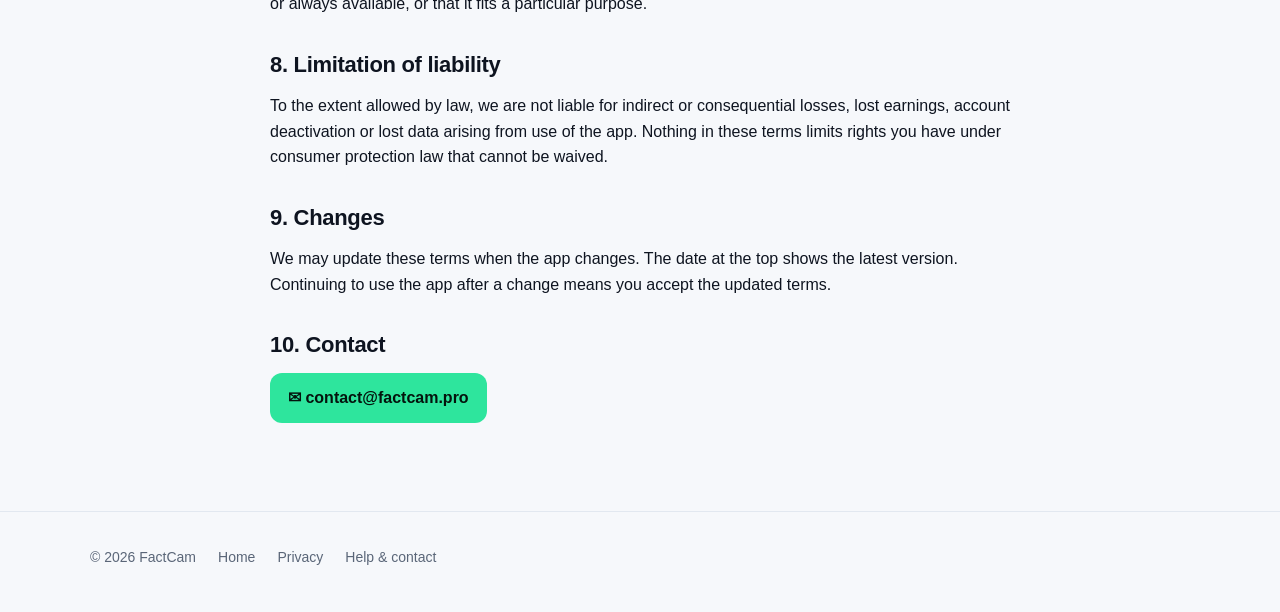
<file: terms/index.html>
<!doctype html>
<html lang="en">
<head>
<meta charset="utf-8">
<meta name="viewport" content="width=device-width, initial-scale=1">
<title>Terms of Use – FactCam</title>
<meta name="description" content="Terms of use and subscription terms for the FactCam app.">
<meta name="theme-color" content="#0a0d14">
<link rel="icon" href="../assets/favicon.png">
<link rel="stylesheet" href="../assets/style.css">
</head>
<body>
<header class="top">
  <div class="wrap">
    <a class="logo" href="../"><img src="../assets/icon.png" alt="">FactCam</a>
    <nav class="nav">
      <a href="../verify/">Verify</a>
      <a href="../support/">Help</a>
      <a href="../privacy/">Privacy</a>
      <a href="./" aria-current="page">Terms</a>
    </nav>
  </div>
</header>

<main class="wrap doc">
  <h1>Terms of Use</h1>
  <p class="meta">Effective November 23, 2026</p>

  <p>These terms apply when you use the FactCam app (“the app”). By using the app you agree to them. If you downloaded the app from Apple’s App Store, Apple’s <a href="https://www.apple.com/legal/internet-services/itunes/dev/stdeula/">Licensed Application End User License Agreement</a> also applies; if these terms conflict with it, Apple’s agreement wins for iOS users.</p>

  <h2>1. The app</h2>
  <p>FactCam is a camera that stamps time, address, GPS and other details onto photos and videos you take. You may use it for work (deliveries, trades, inspections, patrols…) and for personal photos. We give you a personal, non-transferable licence to use it on devices you own or control.</p>
  <p>Position comes from your phone’s GPS and works without mobile data; street addresses, the network time check, ads and purchases need an internet connection.</p>

  <h2>2. What the stamp is, and isn’t</h2>
  <p>The stamp records what your phone reports at the moment of capture: device or verified network/satellite time, GPS position and the address returned by your phone’s map service. Addresses can be wrong, GPS can drift, and you can correct the address by hand (edited addresses are marked as such in the proof’s data). FactCam does not guarantee that a delivery platform, customer, insurer or court will accept a proof. Decisions about your account or pay are made by the platform you work for.</p>

  <h2>3. Using the app responsibly</h2>
  <ul>
    <li>Follow your delivery platform’s rules and local law when taking photos and videos.</li>
    <li>Respect other people’s privacy: avoid photographing people, faces or the inside of homes unless allowed.</li>
    <li>Don’t use the app to create misleading evidence, for example with a fake-location app or an edited address meant to deceive. Proofs record when a mock location was detected.</li>
  </ul>

  <h2>4. Free version and ads</h2>
  <p>The free version includes a daily number of stamped proofs and shows ads outside the camera screen. We may adjust free limits and features over time; full-resolution proof stays available in the free version.</p>

  <h2>5. FactCam Pro subscriptions</h2>
  <ul>
    <li>Pro is offered as an auto-renewing monthly or yearly subscription. The price and period are shown in the app before you buy, in your local currency.</li>
    <li>Payment is charged to your Apple ID or Google Play account when you confirm the purchase.</li>
    <li>The subscription renews automatically unless you cancel at least 24 hours before the end of the current period. Your account is charged for renewal within 24 hours before the period ends.</li>
    <li>Manage or cancel any time in your App Store or Google Play account settings (also reachable from <em>Settings → Manage subscription</em> in the app). Deleting the app does not cancel a subscription.</li>
    <li>If a free trial is offered, any unused part of it ends when you buy a subscription.</li>
    <li>Refunds are handled by Apple or Google under their refund policies.</li>
  </ul>

  <h2>6. Your content</h2>
  <p>Your photos, videos and data belong to you and stay on your device (see the <a href="../privacy/">Privacy Policy</a>). You are responsible for keeping backups; use <em>Settings → Export all</em> before changing phones.</p>

  <h2>7. No warranty</h2>
  <p>The app is provided “as is”. To the extent allowed by law, we make no warranties that it will be error-free or always available, or that it fits a particular purpose.</p>

  <h2>8. Limitation of liability</h2>
  <p>To the extent allowed by law, we are not liable for indirect or consequential losses, lost earnings, account deactivation or lost data arising from use of the app. Nothing in these terms limits rights you have under consumer protection law that cannot be waived.</p>

  <h2>9. Changes</h2>
  <p>We may update these terms when the app changes. The date at the top shows the latest version. Continuing to use the app after a change means you accept the updated terms.</p>

  <h2>10. Contact</h2>
  <p><a class="contact" href="mailto:contact@factcam.pro">✉ contact@factcam.pro</a></p>
</main>

<footer>
  <div class="wrap">
    <span>© 2026 FactCam</span>
    <a href="../">Home</a>
    <a href="../privacy/">Privacy</a>
    <a href="../support/">Help &amp; contact</a>
  </div>
</footer>
</body>
</html>
</file>
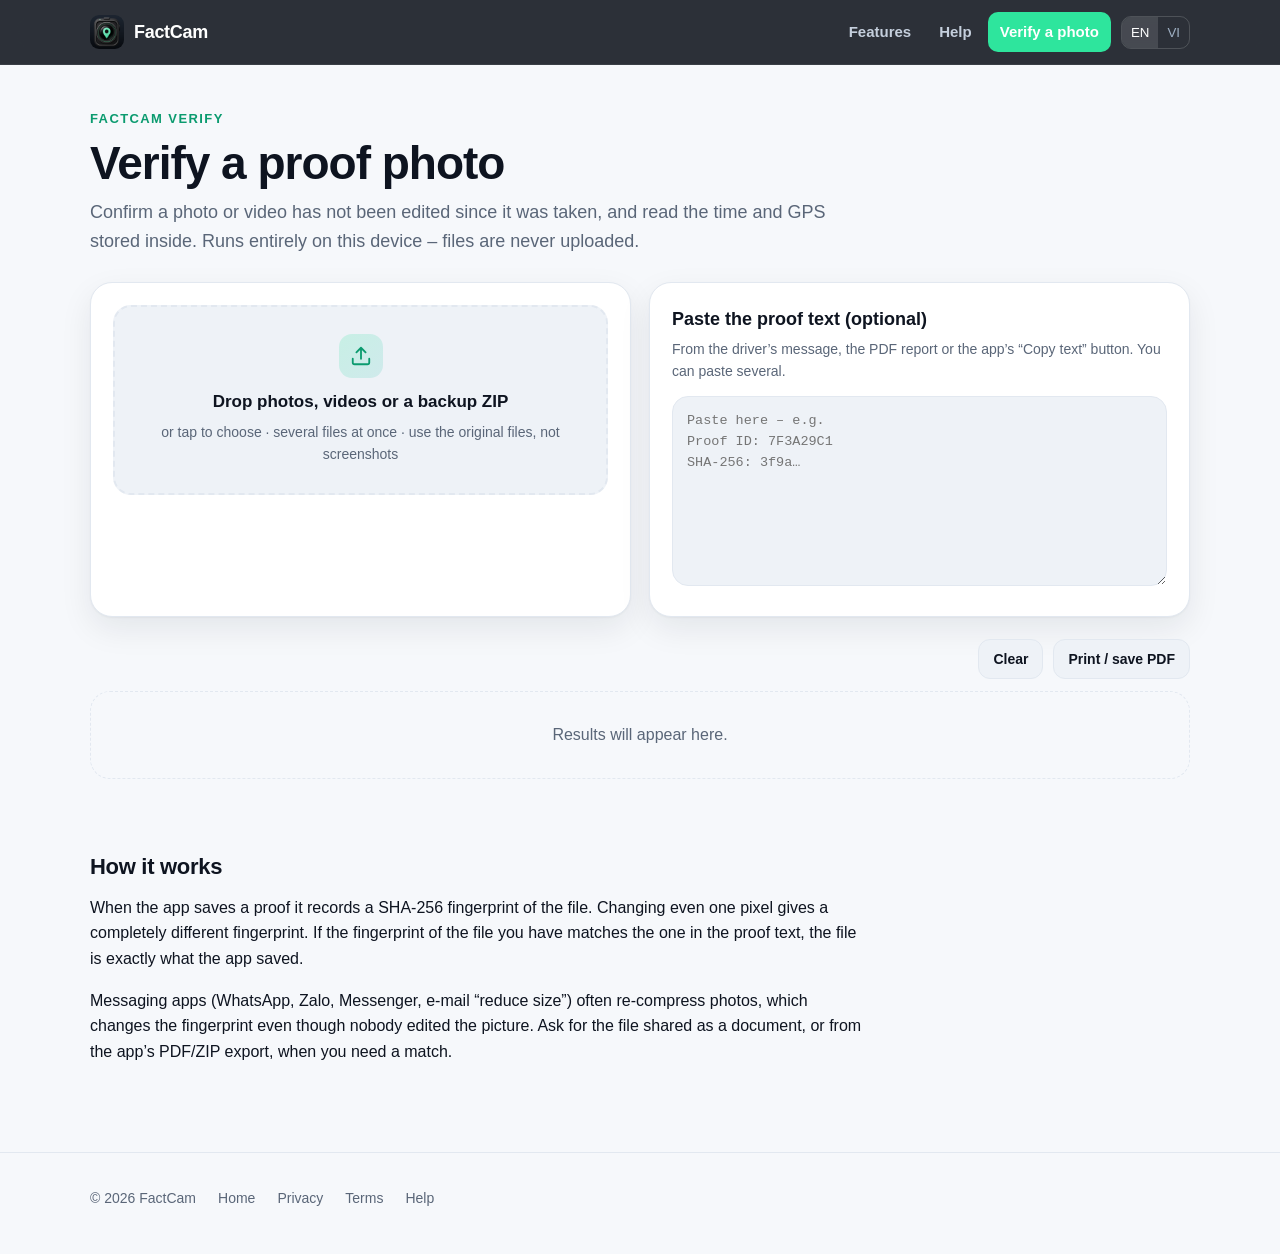
<file: verify/index.html>
<!doctype html>
<html lang="en">
<head>
<meta charset="utf-8">
<meta name="viewport" content="width=device-width, initial-scale=1">
<title>Verify a Proof Photo – FactCam</title>
<meta name="description" content="Check that a proof photo, video or backup has not been edited, and read its capture time and GPS. Runs entirely in your browser; files are never uploaded.">
<meta name="theme-color" content="#0b1018">
<link rel="icon" href="../assets/favicon.png">
<link rel="stylesheet" href="../assets/style.css">
<script src="../assets/site.js" defer></script>
<script src="../assets/verify.js" defer></script>
</head>
<body>
<header class="top">
  <div class="wrap">
    <a class="logo" href="../"><img src="../assets/icon.png" alt="">FactCam</a>
    <nav class="nav">
      <a class="hide-sm" href="../" data-i18n="nav.features">Features</a>
      <a href="../support/" data-i18n="nav.help">Help</a>
      <a class="cta" href="./" aria-current="page" data-i18n="nav.verify">Verify a photo</a>
      <span class="lang" role="group" aria-label="Language"><button data-lang="en" aria-pressed="true">EN</button><button data-lang="vi" aria-pressed="false">VI</button></span>
    </nav>
  </div>
</header>

<main class="wrap" style="padding-top:40px;padding-bottom:72px">
  <div class="no-print" style="max-width:780px">
    <span class="eyebrow">FactCam Verify</span>
    <h1 style="font-size:clamp(32px,4.4vw,46px);letter-spacing:-1px;line-height:1.08;margin:8px 0 10px" data-i18n="v.title">Verify a proof photo</h1>
    <p class="muted" style="font-size:18px;margin:0 0 26px" data-i18n="v.lead">Confirm a photo or video has not been edited since it was taken, and read the time and GPS stored inside. Runs entirely on this device – files are never uploaded.</p>
  </div>

  <div class="tool">
    <div class="panel">
      <label class="drop" id="drop">
        <input type="file" id="file" multiple accept="image/*,video/mp4,.zip,application/zip,.json,.txt,.csv">
        <span class="ico"><svg class="i" viewBox="0 0 24 24" fill="none" stroke="currentColor" stroke-width="2" stroke-linecap="round" stroke-linejoin="round"><path d="M21 15v4a2 2 0 0 1-2 2H5a2 2 0 0 1-2-2v-4"/><path d="M17 8l-5-5-5 5M12 3v12"/></svg></span>
        <strong data-i18n="v.files">Drop photos, videos or a backup ZIP</strong>
        <span class="muted" style="font-size:14px" data-i18n="v.files2">or tap to choose · several files at once · use the original files, not screenshots</span>
      </label>
    </div>
    <div class="panel">
      <h3 data-i18n="v.text">Paste the proof text (optional)</h3>
      <p class="hint" data-i18n="v.text2">From the driver’s message, the PDF report or the app’s “Copy text” button. You can paste several.</p>
      <textarea id="expected" spellcheck="false" placeholder="Paste here – e.g.&#10;Proof ID: 7F3A29C1&#10;SHA-256: 3f9a…" data-i18n-ph="v.ph"></textarea>
    </div>
  </div>

  <div class="toolbar">
    <div id="summary" class="grow"></div>
    <button class="btn small no-print" id="clear" type="button" data-i18n="v.clear">Clear</button>
    <button class="btn small no-print" id="print" type="button" data-i18n="v.print">Print / save PDF</button>
  </div>
  <div id="results" class="results" aria-live="polite"></div>

  <div class="doc no-print" style="padding:40px 0 0">
    <h2 data-i18n="v.how">How it works</h2>
    <p data-i18n="v.how1">When the app saves a proof it records a SHA-256 fingerprint of the file. Changing even one pixel gives a completely different fingerprint. If the fingerprint of the file you have matches the one in the proof text, the file is exactly what the app saved.</p>
    <p data-i18n="v.how2">Messaging apps (WhatsApp, Zalo, Messenger, e-mail “reduce size”) often re-compress photos, which changes the fingerprint even though nobody edited the picture. Ask for the file shared as a document, or from the app’s PDF/ZIP export, when you need a match.</p>
  </div>
</main>

<footer>
  <div class="wrap">
    <span>© 2026 FactCam</span>
    <a href="../" data-i18n="nav.features">Home</a>
    <a href="../privacy/" data-i18n="nav.privacy">Privacy</a>
    <a href="../terms/">Terms</a>
    <a href="../support/" data-i18n="nav.help">Help</a>
  </div>
</footer>
</body>
</html>
</file>
<file: assets/style.css>
/* Website styles. System fonts only and no third-party requests, so the
   privacy page can honestly say this site loads nothing from other servers. */
:root {
  --brand: #2ee59d;
  --brand-2: #14b8a6;
  --brand-deep: #0b9b6f;
  --ink: #0b1018;
  --bg: #f6f8fb;
  --surface: #ffffff;
  --surface-2: #eef2f7;
  --text: #0e1420;
  --muted: #5a6678;
  --line: #e2e8f0;
  --ok: #16a34a;
  --bad: #dc2626;
  --warn: #d97706;
  --radius: 20px;
  --max: 1140px;
  --shadow: 0 1px 2px rgba(15, 20, 32, .04), 0 12px 32px rgba(15, 20, 32, .08);
  color-scheme: light dark;
}
@media (prefers-color-scheme: dark) {
  :root {
    --bg: #090d14;
    --surface: #111823;
    --surface-2: #172131;
    --text: #edf2f9;
    --muted: #9aa7ba;
    --line: #223044;
    --shadow: 0 1px 2px rgba(0, 0, 0, .3), 0 16px 40px rgba(0, 0, 0, .35);
  }
}
* { box-sizing: border-box; }
html { -webkit-text-size-adjust: 100%; scroll-behavior: smooth; }
body {
  margin: 0;
  background: var(--bg);
  color: var(--text);
  font: 16px/1.6 -apple-system, BlinkMacSystemFont, "Segoe UI", Roboto, "Helvetica Neue", Arial, "Noto Sans", sans-serif;
  -webkit-font-smoothing: antialiased;
}
a { color: var(--brand-deep); text-underline-offset: 3px; }
@media (prefers-color-scheme: dark) { a { color: var(--brand); } }
img { max-width: 100%; height: auto; display: block; }
svg.i { width: 22px; height: 22px; flex: none; }
.wrap { max-width: var(--max); margin: 0 auto; padding: 0 20px; }
.muted { color: var(--muted); }
.sr { position: absolute; width: 1px; height: 1px; overflow: hidden; clip: rect(0 0 0 0); }

/* ---------- Header ---------- */
.top {
  position: sticky; top: 0; z-index: 20;
  background: color-mix(in srgb, var(--ink) 86%, transparent);
  backdrop-filter: saturate(160%) blur(14px);
  -webkit-backdrop-filter: saturate(160%) blur(14px);
  border-bottom: 1px solid rgba(255, 255, 255, .07);
}
.top .wrap { display: flex; align-items: center; gap: 14px; height: 64px; }
.logo { display: flex; align-items: center; gap: 10px; color: #fff; text-decoration: none; font-weight: 800; font-size: 18px; letter-spacing: -.3px; }
.logo img { width: 34px; height: 34px; border-radius: 9px; }
.nav { margin-left: auto; display: flex; align-items: center; gap: 4px; }
.nav a { color: #c5cfdd; text-decoration: none; font-size: 15px; font-weight: 600; padding: 8px 12px; border-radius: 10px; }
.nav a:hover { color: #fff; background: rgba(255, 255, 255, .06); }
.nav a[aria-current="page"] { color: #fff; }
.nav .cta { background: var(--brand); color: #04140d; }
.nav .cta:hover { background: #5cf0b6; color: #04140d; }
.lang { margin-left: 6px; display: inline-flex; border: 1px solid rgba(255, 255, 255, .16); border-radius: 10px; overflow: hidden; }
.lang button { background: none; border: 0; color: #9fb0c4; font: 700 12px/1 inherit; padding: 8px 9px; cursor: pointer; }
.lang button[aria-pressed="true"] { background: rgba(255, 255, 255, .12); color: #fff; }

/* ---------- Hero ---------- */
.hero {
  position: relative; overflow: hidden; color: #f3f6fb;
  background:
    radial-gradient(900px 480px at 82% -10%, rgba(46, 229, 157, .22), transparent 60%),
    radial-gradient(700px 420px at -10% 110%, rgba(20, 184, 166, .16), transparent 60%),
    var(--ink);
}
.hero::after {
  content: ""; position: absolute; inset: 0; pointer-events: none;
  background-image: linear-gradient(rgba(255,255,255,.035) 1px, transparent 1px), linear-gradient(90deg, rgba(255,255,255,.035) 1px, transparent 1px);
  background-size: 44px 44px; mask-image: radial-gradient(ellipse at 60% 30%, #000 30%, transparent 75%);
}
.hero .wrap { position: relative; z-index: 1; display: grid; grid-template-columns: 1.05fr .95fr; gap: 48px; align-items: center; padding-top: 72px; padding-bottom: 80px; }
.pill { display: inline-flex; align-items: center; gap: 8px; padding: 6px 12px 6px 8px; border-radius: 999px; background: rgba(46, 229, 157, .12); border: 1px solid rgba(46, 229, 157, .3); color: #9ff5d1; font-size: 13px; font-weight: 700; }
.pill b { background: var(--brand); color: #04140d; border-radius: 999px; padding: 2px 8px; font-size: 11px; letter-spacing: .4px; }
.hero h1 { font-size: clamp(38px, 5.4vw, 62px); line-height: 1.04; letter-spacing: -1.6px; margin: 18px 0 18px; }
.hero h1 em { font-style: normal; background: linear-gradient(90deg, var(--brand), var(--brand-2)); -webkit-background-clip: text; background-clip: text; color: transparent; }
.lead { font-size: 19px; color: #b7c2d2; margin: 0 0 28px; max-width: 34em; }
.actions { display: flex; flex-wrap: wrap; gap: 12px; }
.btn { display: inline-flex; align-items: center; justify-content: center; gap: 10px; min-height: 52px; padding: 0 20px; border-radius: 14px; font-weight: 800; text-decoration: none; border: 0; cursor: pointer; font-size: 16px; }
.btn.primary { background: var(--brand); color: #04140d; box-shadow: 0 10px 30px rgba(46, 229, 157, .25); }
.btn.primary:hover { background: #5cf0b6; }
.btn.ghost { background: rgba(255, 255, 255, .06); color: #fff; border: 1px solid rgba(255, 255, 255, .16); }
.btn.ghost:hover { background: rgba(255, 255, 255, .12); }
.btn small { display: block; font-size: 11px; font-weight: 600; opacity: .75; line-height: 1.1; }
.store { line-height: 1.15; text-align: left; }
.trust { display: flex; flex-wrap: wrap; gap: 10px 20px; margin-top: 26px; color: #9fb0c4; font-size: 14px; }
.trust span { display: inline-flex; align-items: center; gap: 7px; }
.trust svg { width: 16px; height: 16px; color: var(--brand); }
.stage { position: relative; justify-self: center; width: min(340px, 82vw); }
.phone { border-radius: 40px; overflow: hidden; border: 9px solid #1a2230; box-shadow: 0 40px 90px rgba(0, 0, 0, .55), 0 0 0 1px rgba(255, 255, 255, .07); background: #000; }
.float { position: absolute; display: flex; align-items: center; gap: 10px; padding: 10px 14px; border-radius: 14px; background: rgba(17, 24, 35, .82); border: 1px solid rgba(255, 255, 255, .12); backdrop-filter: blur(10px); -webkit-backdrop-filter: blur(10px); color: #e9eef6; font-size: 13px; font-weight: 700; box-shadow: 0 14px 40px rgba(0, 0, 0, .4); white-space: nowrap; }
.float small { display: block; color: #9fb0c4; font-weight: 600; font-size: 11px; }
.float .dot { width: 28px; height: 28px; border-radius: 9px; display: grid; place-items: center; background: rgba(46, 229, 157, .16); color: var(--brand); }
.float.f1 { left: -64px; top: 18%; }
.float.f2 { right: -54px; top: 52%; }
.float.f3 { left: -40px; bottom: 9%; }

/* ---------- Sections ---------- */
section { padding: 84px 0; }
.eyebrow { display: inline-block; font-size: 13px; font-weight: 800; letter-spacing: 1.4px; text-transform: uppercase; color: var(--brand-deep); }
@media (prefers-color-scheme: dark) { .eyebrow { color: var(--brand); } }
h2 { font-size: clamp(28px, 3.6vw, 42px); letter-spacing: -.9px; line-height: 1.1; margin: 10px 0 12px; }
.sub { color: var(--muted); margin: 0 0 40px; font-size: 18px; max-width: 46em; }
.center { text-align: center; }
.center .sub { margin-left: auto; margin-right: auto; }
.grid { display: grid; grid-template-columns: repeat(3, 1fr); gap: 16px; }
.card { background: var(--surface); border: 1px solid var(--line); border-radius: var(--radius); padding: 24px; box-shadow: var(--shadow); }
.card h3 { margin: 14px 0 6px; font-size: 18px; letter-spacing: -.2px; }
.card p { margin: 0; color: var(--muted); font-size: 15px; }
.ico { width: 44px; height: 44px; border-radius: 13px; display: grid; place-items: center; background: linear-gradient(135deg, rgba(46, 229, 157, .2), rgba(20, 184, 166, .14)); color: var(--brand-deep); }
@media (prefers-color-scheme: dark) { .ico { color: var(--brand); } }
.steps { display: grid; grid-template-columns: repeat(3, 1fr); gap: 16px; counter-reset: s; }
.step { position: relative; padding: 26px 24px 24px; border-radius: var(--radius); background: var(--surface); border: 1px solid var(--line); }
.step::before { counter-increment: s; content: counter(s); position: absolute; top: -14px; left: 22px; width: 30px; height: 30px; border-radius: 10px; display: grid; place-items: center; background: var(--brand); color: #04140d; font-weight: 900; }
.step h3 { margin: 6px 0 6px; font-size: 18px; }
.step p { margin: 0; color: var(--muted); font-size: 15px; }
.trades { display: grid; grid-template-columns: repeat(4, 1fr); gap: 12px; }
.trade { display: flex; gap: 12px; align-items: flex-start; padding: 16px; border-radius: 16px; background: var(--surface); border: 1px solid var(--line); }
.trade b { display: block; font-size: 15px; }
.trade span { color: var(--muted); font-size: 13px; }
.shots { display: grid; grid-template-columns: repeat(4, 1fr); gap: 18px; }
.shots figure { margin: 0; }
.shots img { border-radius: 24px; border: 1px solid var(--line); box-shadow: var(--shadow); }
.shots figcaption { text-align: center; color: var(--muted); font-size: 14px; margin-top: 10px; font-weight: 600; }
.band { border-radius: 28px; padding: 40px; display: grid; grid-template-columns: 1.3fr 1fr; gap: 28px; align-items: center; color: #eaf1f9; background: radial-gradient(600px 300px at 100% 0, rgba(46, 229, 157, .25), transparent 60%), var(--ink); }
.band h2 { color: #fff; margin-top: 0; }
.band p { color: #b7c2d2; margin: 0 0 20px; }
.checks { list-style: none; margin: 0; padding: 0; display: grid; gap: 10px; }
.checks li { display: flex; gap: 10px; align-items: center; padding: 12px 14px; border-radius: 12px; background: rgba(255, 255, 255, .05); border: 1px solid rgba(255, 255, 255, .08); font-weight: 600; }
.checks svg { color: var(--brand); width: 20px; height: 20px; }
.plans { display: grid; grid-template-columns: 1fr 1fr; gap: 18px; max-width: 920px; margin: 0 auto; }
.plan { background: var(--surface); border: 1px solid var(--line); border-radius: 24px; padding: 30px; box-shadow: var(--shadow); }
.plan.pro { border: 2px solid var(--brand); position: relative; }
.plan.pro::before { content: attr(data-badge); position: absolute; top: -13px; right: 22px; background: var(--brand); color: #04140d; font-size: 12px; font-weight: 900; padding: 4px 10px; border-radius: 999px; letter-spacing: .4px; }
.plan h3 { margin: 0 0 4px; font-size: 24px; }
.plan ul { margin: 18px 0 0; padding: 0; list-style: none; }
.plan li { padding: 7px 0 7px 30px; position: relative; }
.plan li::before { content: ""; position: absolute; left: 0; top: 11px; width: 18px; height: 18px; border-radius: 6px; background: rgba(46, 229, 157, .18) url("data:image/svg+xml,%3Csvg xmlns='http://www.w3.org/2000/svg' viewBox='0 0 24 24' fill='none' stroke='%230b9b6f' stroke-width='3' stroke-linecap='round' stroke-linejoin='round'%3E%3Cpath d='M20 6 9 17l-5-5'/%3E%3C/svg%3E") center/12px no-repeat; }
.faq { max-width: 820px; margin: 0 auto; }
details { background: var(--surface); border: 1px solid var(--line); border-radius: 16px; padding: 16px 20px; margin-bottom: 10px; }
summary { cursor: pointer; font-weight: 700; list-style: none; display: flex; justify-content: space-between; gap: 12px; }
summary::-webkit-details-marker { display: none; }
summary::after { content: "+"; font-size: 22px; line-height: 1; color: var(--muted); }
details[open] summary::after { content: "–"; }
details[open] summary { margin-bottom: 10px; }

/* ---------- Docs (privacy, terms, help) ---------- */
.doc { max-width: 780px; padding-top: 48px; padding-bottom: 72px; }
.doc h1 { font-size: clamp(32px, 4vw, 44px); letter-spacing: -1px; margin: 0 0 6px; line-height: 1.1; }
.doc .meta { color: var(--muted); margin: 0 0 30px; }
.doc h2 { font-size: 22px; margin: 36px 0 10px; letter-spacing: -.3px; }
.doc table { width: 100%; border-collapse: collapse; margin: 12px 0; font-size: 15px; }
.doc th, .doc td { text-align: left; padding: 11px 10px; border-bottom: 1px solid var(--line); vertical-align: top; }
.doc th { color: var(--muted); font-weight: 700; }
.note { background: rgba(46, 229, 157, .1); border: 1px solid rgba(46, 229, 157, .35); border-radius: 16px; padding: 14px 18px; }
.contact { display: inline-flex; align-items: center; gap: 8px; padding: 12px 18px; border-radius: 12px; background: var(--brand); color: #04140d !important; font-weight: 800; text-decoration: none; }

/* ---------- Verify tool ---------- */
.tool { display: grid; grid-template-columns: 1fr 1fr; gap: 18px; }
.panel { background: var(--surface); border: 1px solid var(--line); border-radius: 22px; padding: 22px; box-shadow: var(--shadow); }
.panel h3 { margin: 0 0 4px; font-size: 18px; }
.panel .hint { color: var(--muted); font-size: 14px; margin: 0 0 14px; }
.drop { display: flex; flex-direction: column; align-items: center; justify-content: center; gap: 6px; min-height: 190px; border: 2px dashed var(--line); border-radius: 18px; padding: 24px 16px; text-align: center; cursor: pointer; background: var(--surface-2); transition: .15s; }
.drop:hover, .drop.over { border-color: var(--brand); background: rgba(46, 229, 157, .08); }
.drop strong { font-size: 17px; }
.drop input { display: none; }
.drop .ico { margin-bottom: 4px; }
textarea { width: 100%; min-height: 190px; resize: vertical; border-radius: 16px; border: 1px solid var(--line); background: var(--surface-2); color: var(--text); padding: 14px; font: 13.5px/1.55 ui-monospace, SFMono-Regular, Menlo, Consolas, monospace; }
textarea:focus { outline: 2px solid var(--brand); outline-offset: 1px; }
.toolbar { display: flex; flex-wrap: wrap; gap: 10px; align-items: center; margin: 22px 0 12px; }
.toolbar .grow { flex: 1; }
.chip { display: inline-flex; align-items: center; gap: 6px; padding: 6px 12px; border-radius: 999px; font-size: 13px; font-weight: 800; }
.chip.ok { background: rgba(22, 163, 74, .12); color: var(--ok); }
.chip.bad { background: rgba(220, 38, 38, .12); color: var(--bad); }
.chip.warn { background: rgba(217, 119, 6, .14); color: var(--warn); }
.chip.info { background: var(--surface-2); color: var(--muted); }
.btn.small { min-height: 40px; padding: 0 14px; font-size: 14px; border-radius: 12px; background: var(--surface-2); color: var(--text); border: 1px solid var(--line); }
.results { display: grid; gap: 14px; }
.res { display: grid; grid-template-columns: 150px 1fr; gap: 18px; background: var(--surface); border: 1px solid var(--line); border-radius: 20px; padding: 16px; box-shadow: var(--shadow); }
.res.ok { border-color: rgba(22, 163, 74, .5); }
.res.bad { border-color: rgba(220, 38, 38, .5); }
.res .thumb { width: 150px; height: 190px; border-radius: 14px; object-fit: cover; background: var(--surface-2); }
.res .thumb.empty { display: grid; place-items: center; color: var(--muted); font-size: 13px; }
.res h4 { margin: 0 0 6px; font-size: 18px; display: flex; flex-wrap: wrap; align-items: center; gap: 8px; }
.kv { width: 100%; border-collapse: collapse; font-size: 14px; margin-top: 8px; }
.kv th { text-align: left; color: var(--muted); font-weight: 700; width: 140px; padding: 6px 8px 6px 0; vertical-align: top; }
.kv td { padding: 6px 0; word-break: break-word; }
.mono { font-family: ui-monospace, SFMono-Regular, Menlo, Consolas, monospace; font-size: 12.5px; word-break: break-all; }
.checklist { list-style: none; padding: 0; margin: 10px 0 0; display: grid; gap: 6px; font-size: 14px; }
.checklist li { display: flex; gap: 8px; align-items: flex-start; }
.checklist .s { flex: none; width: 20px; text-align: center; font-weight: 900; }
.checklist .s.ok { color: var(--ok); }
.checklist .s.bad { color: var(--bad); }
.checklist .s.warn { color: var(--warn); }
.empty-state { text-align: center; color: var(--muted); padding: 30px 10px; border: 1px dashed var(--line); border-radius: 20px; }
.hidden { display: none !important; }

/* ---------- Footer ---------- */
footer { border-top: 1px solid var(--line); padding: 34px 0 44px; color: var(--muted); font-size: 14px; }
footer .wrap { display: flex; flex-wrap: wrap; gap: 10px 22px; align-items: center; }
footer a { color: var(--muted); text-decoration: none; }
footer a:hover { color: var(--text); }
footer .sp { margin-left: auto; }

/* ---------- Responsive ---------- */
@media (max-width: 980px) {
  .float.f1, .float.f3 { left: -10px; }
  .float.f2 { right: -10px; }
  .trades { grid-template-columns: repeat(2, 1fr); }
}
@media (max-width: 860px) {
  .hero .wrap { grid-template-columns: 1fr; padding-top: 44px; gap: 36px; }
  .grid, .steps { grid-template-columns: 1fr; }
  .shots { grid-template-columns: repeat(2, 1fr); }
  .plans, .band, .tool { grid-template-columns: 1fr; }
  .band { padding: 28px 22px; }
  .nav a.hide-sm { display: none; }
  footer .sp { margin-left: 0; }
  section { padding: 64px 0; }
}
@media (max-width: 560px) {
  .trades { grid-template-columns: 1fr; }
  .res { grid-template-columns: 1fr; }
  .res .thumb { width: 100%; height: 220px; }
  .float { display: none; }
  .nav a { padding: 8px 8px; font-size: 14px; }
}

/* ---------- Print (verification report) ---------- */
@media print {
  .top, footer, .no-print, .tool, .toolbar .btn { display: none !important; }
  body { background: #fff; color: #000; }
  .res { break-inside: avoid; box-shadow: none; border: 1px solid #999; }
  .doc { padding-top: 0; }
}

/* Narrow phones: keep the header on one line. */
.nav a { white-space: nowrap; }
@media (max-width: 420px) {
  .top .wrap { gap: 8px; }
  .logo { font-size: 16px; }
  .logo img { width: 28px; height: 28px; }
  .nav a { padding: 7px 8px; font-size: 13px; }
  .nav a.cta { padding: 7px 10px; }
  .nav a[href$="support/"], .nav a[href="./"]:not(.cta) { display: none; }
}

footer .credits { display: block; margin-top: 10px; font-size: 12px; color: var(--muted); line-height: 1.6; }
footer .credits a { color: inherit; text-decoration: underline; }
</file>
<file: assets/motion.css>
/* Motion & showcase layer for the landing page. Everything degrades to a
   static page with prefers-reduced-motion or without JavaScript. */

/* Scroll reveal */
.js .reveal { opacity: 0; transform: translateY(26px); transition: opacity .7s cubic-bezier(.2,.7,.2,1), transform .7s cubic-bezier(.2,.7,.2,1); }
.js .reveal.in { opacity: 1; transform: none; }
.js .reveal.d1 { transition-delay: .08s; } .js .reveal.d2 { transition-delay: .16s; } .js .reveal.d3 { transition-delay: .24s; }

/* Hero */
.hero2 { position: relative; overflow: hidden; color: #f3f6fb; background: #070a10; }
.hero2 .aurora { position: absolute; inset: -20% -10% auto -10%; height: 140%; pointer-events: none; filter: blur(60px); opacity: .85; }
.hero2 .aurora span { position: absolute; border-radius: 50%; mix-blend-mode: screen; animation: drift 18s ease-in-out infinite alternate; }
.hero2 .aurora span:nth-child(1) { width: 520px; height: 520px; left: 55%; top: 0; background: radial-gradient(circle, rgba(46,229,157,.55), transparent 65%); }
.hero2 .aurora span:nth-child(2) { width: 460px; height: 460px; left: 70%; top: 30%; background: radial-gradient(circle, rgba(59,130,246,.45), transparent 65%); animation-duration: 22s; }
.hero2 .aurora span:nth-child(3) { width: 420px; height: 420px; left: 5%; top: 55%; background: radial-gradient(circle, rgba(245,158,11,.30), transparent 65%); animation-duration: 26s; }
@keyframes drift { from { transform: translate(0,0) scale(1); } to { transform: translate(-60px,40px) scale(1.12); } }
.hero2 .grid-bg { position: absolute; inset: 0; background-image: linear-gradient(rgba(255,255,255,.04) 1px, transparent 1px), linear-gradient(90deg, rgba(255,255,255,.04) 1px, transparent 1px); background-size: 48px 48px; mask-image: radial-gradient(ellipse at 65% 35%, #000 25%, transparent 72%); }
.hero2 .wrap { position: relative; z-index: 1; display: grid; grid-template-columns: 1fr 1fr; gap: 40px; align-items: center; padding-top: 70px; padding-bottom: 90px; min-height: 720px; }
.hero2 h1 { font-size: clamp(40px, 5.6vw, 66px); line-height: 1.02; letter-spacing: -1.8px; margin: 18px 0; }
.rotator { display: inline-grid; vertical-align: bottom; }
.rotator b { grid-area: 1/1; font-weight: 800; opacity: 0; transform: translateY(40%); transition: opacity .5s, transform .5s; white-space: nowrap; }
.rotator b.on { opacity: 1; transform: none; }
.rotator b.out { opacity: 0; transform: translateY(-40%); }

/* Phone stack */
.stack { position: relative; height: 640px; perspective: 1600px; }
.device { position: absolute; width: 270px; border-radius: 42px; padding: 9px; background: linear-gradient(145deg, #2a3342, #0e131b); box-shadow: 0 40px 90px rgba(0,0,0,.55), inset 0 0 0 1px rgba(255,255,255,.08); }
.device img { border-radius: 34px; display: block; width: 100%; }
.device::before { content: ""; position: absolute; top: 18px; left: 50%; width: 84px; height: 22px; margin-left: -42px; background: #05070b; border-radius: 20px; z-index: 2; }
.stack .d1 { left: 50%; top: 10px; margin-left: -135px; z-index: 3; animation: float 7s ease-in-out infinite; }
.stack .d2 { left: 4%; top: 80px; transform: rotateY(18deg) rotateZ(-6deg) scale(.86); opacity: .9; z-index: 2; animation: float 8s ease-in-out .8s infinite; }
.stack .d3 { right: 2%; top: 90px; transform: rotateY(-18deg) rotateZ(6deg) scale(.86); opacity: .9; z-index: 1; animation: float 9s ease-in-out 1.6s infinite; }
@keyframes float { 0%, 100% { translate: 0 0; } 50% { translate: 0 -14px; } }
.chip-float { position: absolute; z-index: 4; display: flex; gap: 10px; align-items: center; padding: 10px 14px; border-radius: 16px; background: rgba(13,18,27,.78); border: 1px solid rgba(255,255,255,.12); backdrop-filter: blur(12px); -webkit-backdrop-filter: blur(12px); font-size: 13px; font-weight: 700; color: #e9eef6; box-shadow: 0 16px 40px rgba(0,0,0,.4); animation: float 6s ease-in-out infinite; white-space: nowrap; }
.chip-float small { display: block; font-size: 11px; color: #9fb0c4; font-weight: 600; }
.chip-float i { width: 28px; height: 28px; border-radius: 9px; display: grid; place-items: center; font-style: normal; }
.cf1 { left: 0; top: 150px; } .cf2 { right: -6px; top: 330px; animation-delay: 1.2s; } .cf3 { left: 6%; bottom: 40px; animation-delay: 2.1s; }

/* Marquee of trades */
.marquee { overflow: hidden; padding: 22px 0; border-block: 1px solid var(--line); background: var(--surface); mask-image: linear-gradient(90deg, transparent, #000 8%, #000 92%, transparent); }
.marquee .track { display: flex; gap: 12px; width: max-content; animation: scroll 40s linear infinite; }
.marquee:hover .track { animation-play-state: paused; }
@keyframes scroll { to { transform: translateX(-50%); } }
.tag { display: inline-flex; align-items: center; gap: 8px; padding: 9px 16px; border-radius: 999px; font-weight: 700; font-size: 15px; white-space: nowrap; border: 1px solid color-mix(in srgb, var(--c) 40%, transparent); background: color-mix(in srgb, var(--c) 12%, transparent); color: var(--text); }
.tag::before { content: ""; width: 9px; height: 9px; border-radius: 50%; background: var(--c); }

/* Showcase tabs */
.show { display: grid; grid-template-columns: 1fr 340px; gap: 48px; align-items: center; }
.tabs { display: grid; gap: 10px; }
.tab { text-align: left; border: 1px solid var(--line); background: var(--surface); border-radius: 18px; padding: 18px 20px; cursor: pointer; transition: border-color .25s, box-shadow .25s, transform .25s; font: inherit; color: inherit; }
.tab:hover { transform: translateX(4px); }
.tab[aria-selected="true"] { border-color: var(--c, var(--brand)); box-shadow: 0 0 0 3px color-mix(in srgb, var(--c, var(--brand)) 18%, transparent), var(--shadow); }
.tab h3 { margin: 0 0 4px; font-size: 18px; display: flex; align-items: center; gap: 10px; }
.tab h3::before { content: ""; width: 10px; height: 10px; border-radius: 50%; background: var(--c, var(--brand)); }
.tab p { margin: 0; color: var(--muted); font-size: 15px; }
.screen { position: relative; }
.screen .device { position: relative; width: 100%; max-width: 330px; margin: 0 auto; }
.screen .device img { transition: opacity .35s ease, transform .45s ease; }
.screen .device img.swap { opacity: 0; transform: scale(.97); }

/* Gallery */
.gallery { display: grid; grid-template-columns: repeat(4, 1fr); gap: 22px; }
.gallery figure { margin: 0; }
.gallery .device { position: relative; width: 100%; padding: 7px; border-radius: 34px; }
.gallery .device img { border-radius: 28px; }
.gallery .device::before { width: 60px; height: 16px; margin-left: -30px; top: 14px; }
.gallery figcaption { text-align: center; margin-top: 14px; font-weight: 700; }
.gallery figcaption span { display: block; }
.gallery figcaption span + span { color: var(--muted); font-weight: 500; font-size: 14px; }
.paper { border-radius: 14px; overflow: hidden; border: 1px solid var(--line); box-shadow: var(--shadow); background: #fff; }

/* Stats strip */
.stats { display: grid; grid-template-columns: repeat(4, 1fr); gap: 14px; }
.stat { padding: 22px; border-radius: 20px; background: var(--surface); border: 1px solid var(--line); }
.stat b { display: block; font-size: 34px; letter-spacing: -1px; background: linear-gradient(90deg, var(--brand-deep), var(--brand-2)); -webkit-background-clip: text; background-clip: text; color: transparent; }
.stat span { color: var(--muted); font-size: 14px; }

.honest { display: flex; gap: 12px; align-items: flex-start; padding: 16px 18px; border-radius: 16px; background: color-mix(in srgb, #3b82f6 9%, transparent); border: 1px solid color-mix(in srgb, #3b82f6 30%, transparent); font-size: 15px; }
.honest b { white-space: nowrap; }

@media (max-width: 980px) {
  .hero2 .wrap { grid-template-columns: 1fr; min-height: 0; }
  .stack { height: 560px; }
  .show { grid-template-columns: 1fr; }
  .screen { order: -1; }
  .gallery { grid-template-columns: repeat(2, 1fr); }
  .stats { grid-template-columns: repeat(2, 1fr); }
}
@media (max-width: 560px) {
  .stack { height: 500px; }
  .stack .d2, .stack .d3 { display: none; }
  .chip-float.cf2, .chip-float.cf3 { display: none; }
  .device { width: 240px; }
  .stack .d1 { margin-left: -120px; }
}
@media (prefers-reduced-motion: reduce) {
  *, *::before, *::after { animation: none !important; transition: none !important; }
  .js .reveal { opacity: 1; transform: none; }
}
</file>
